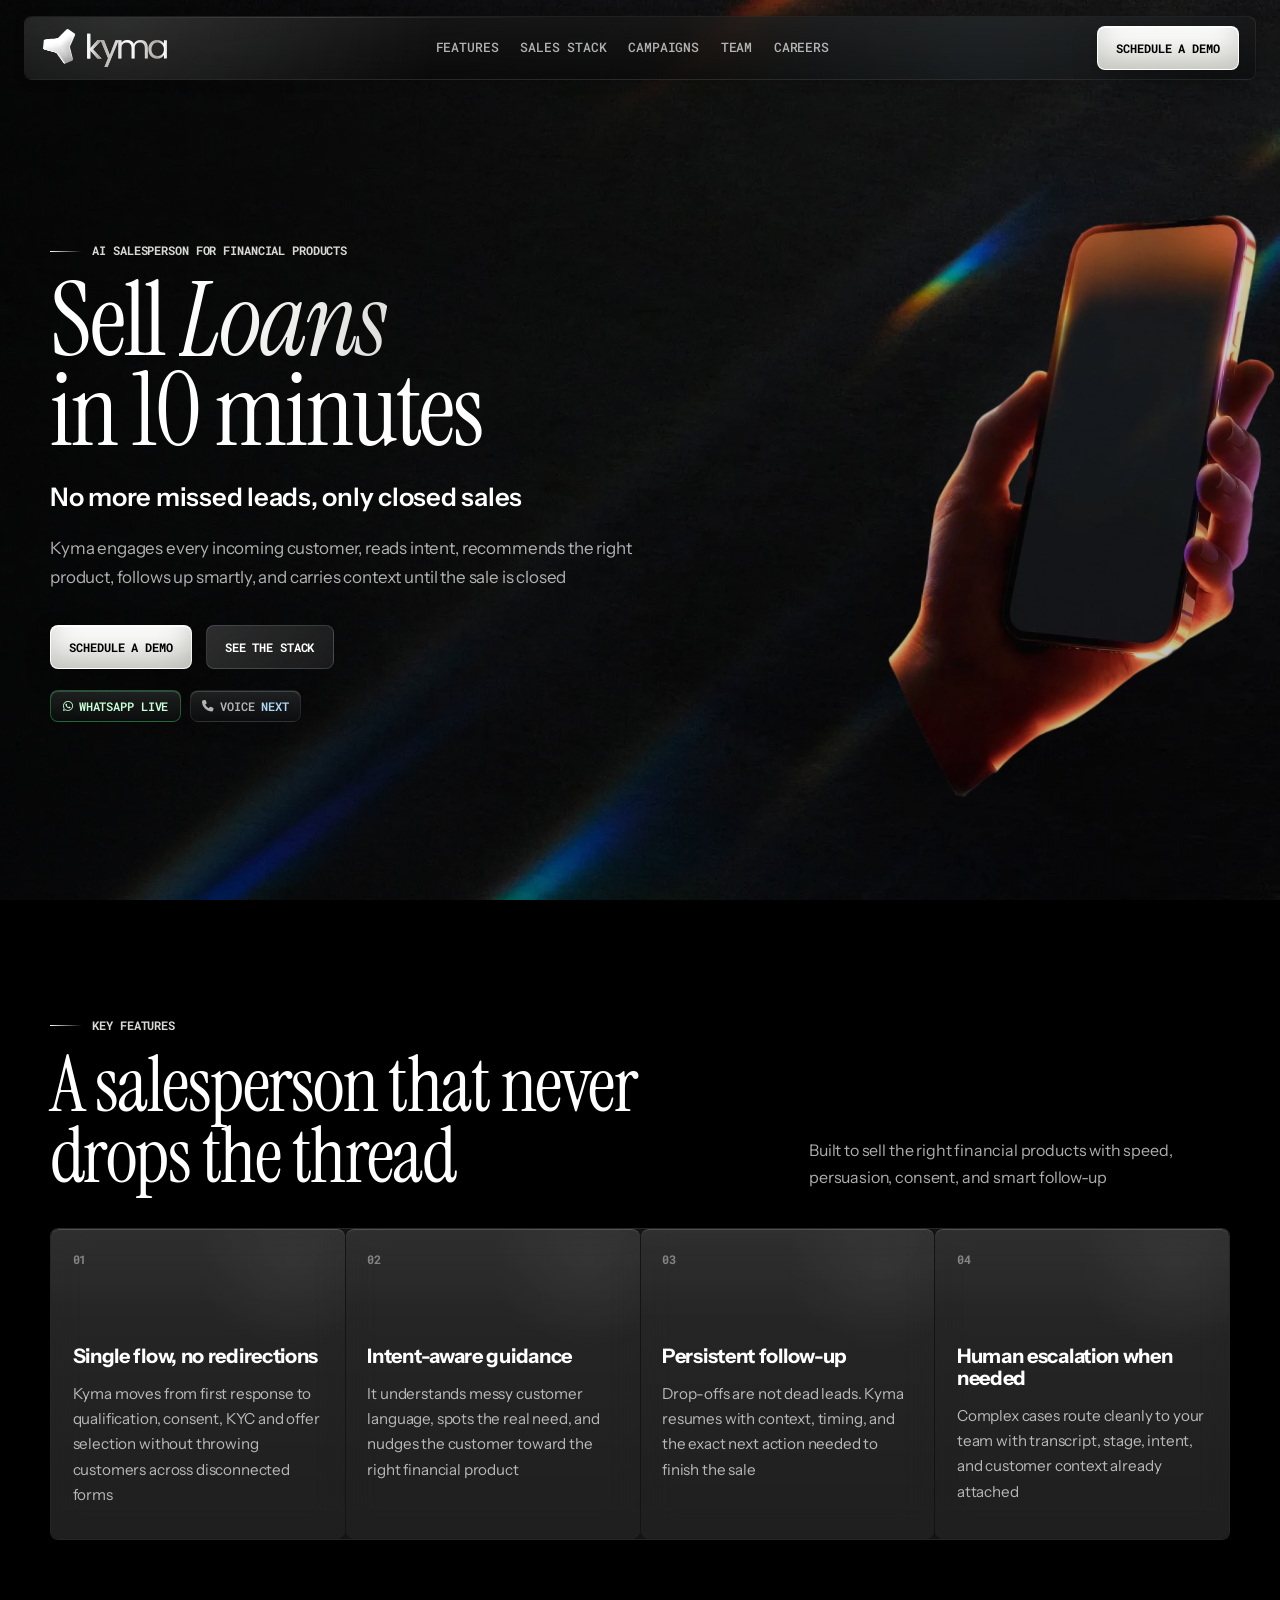
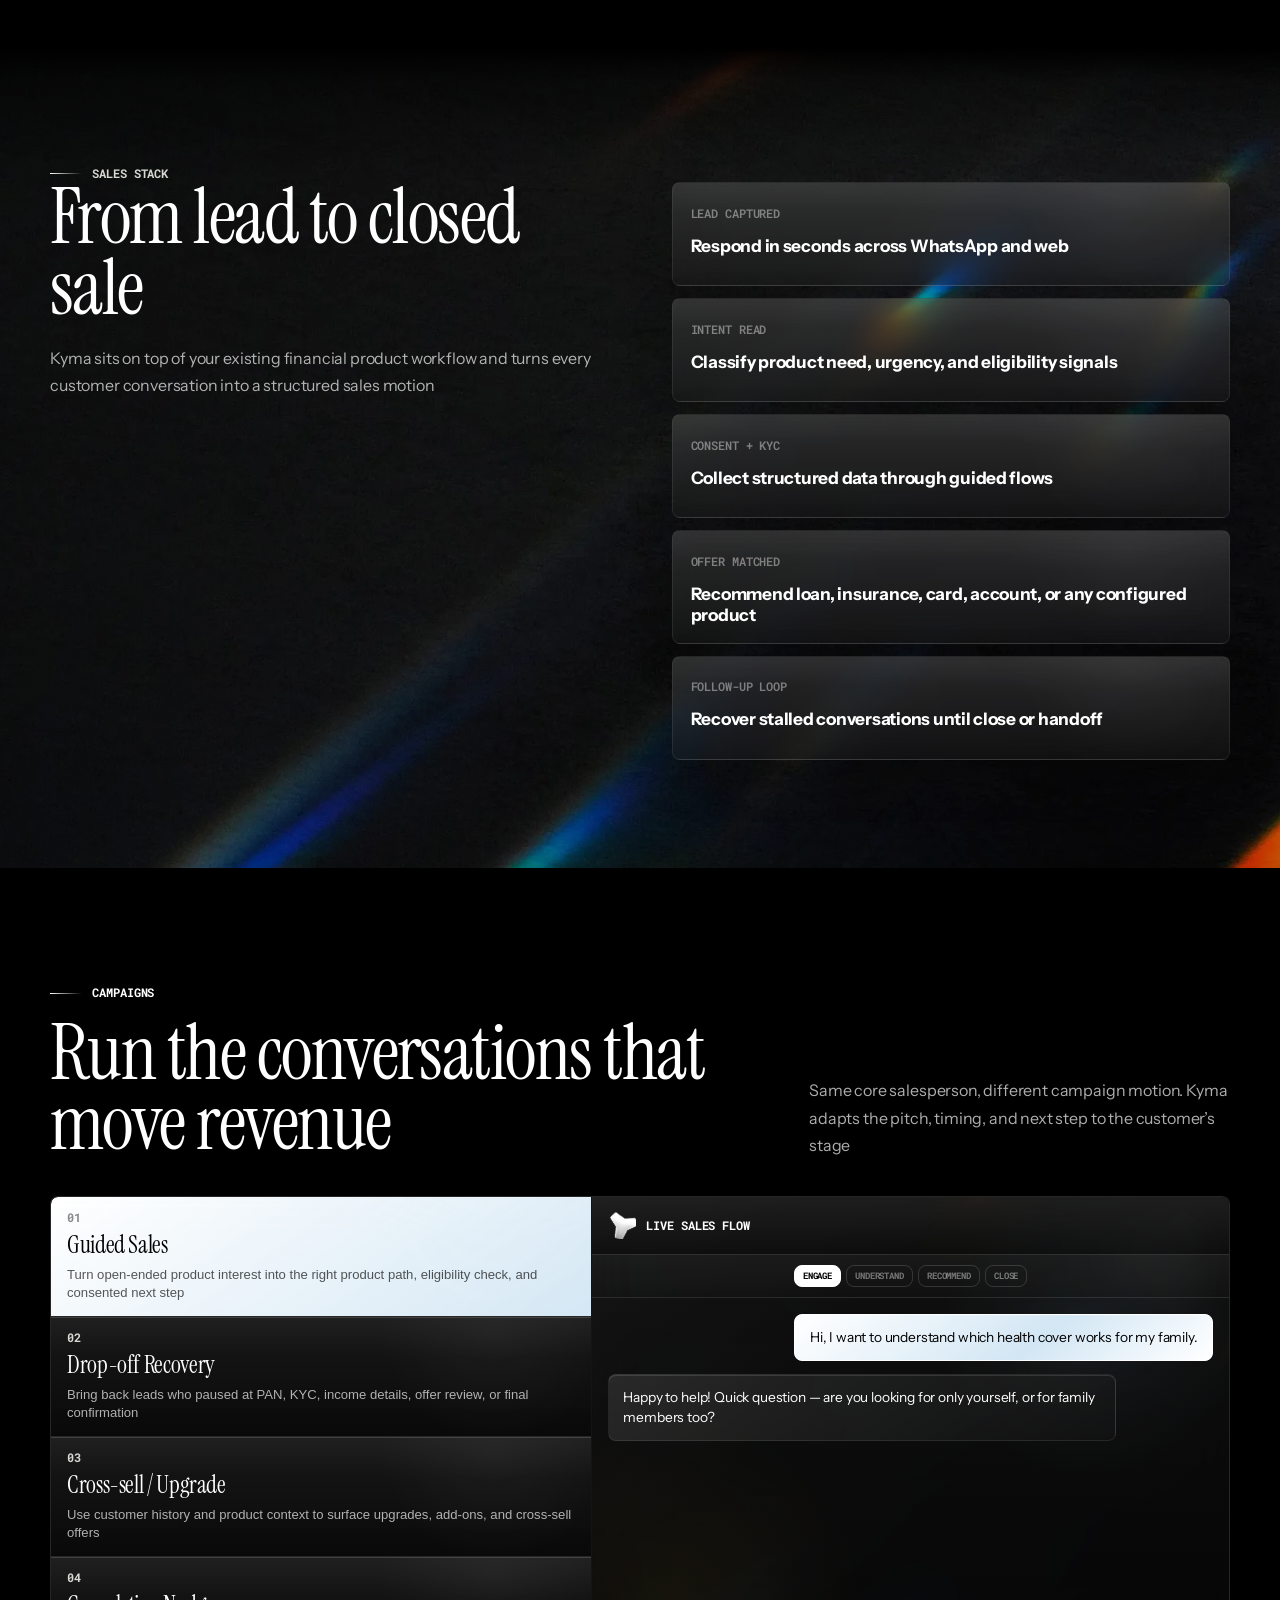
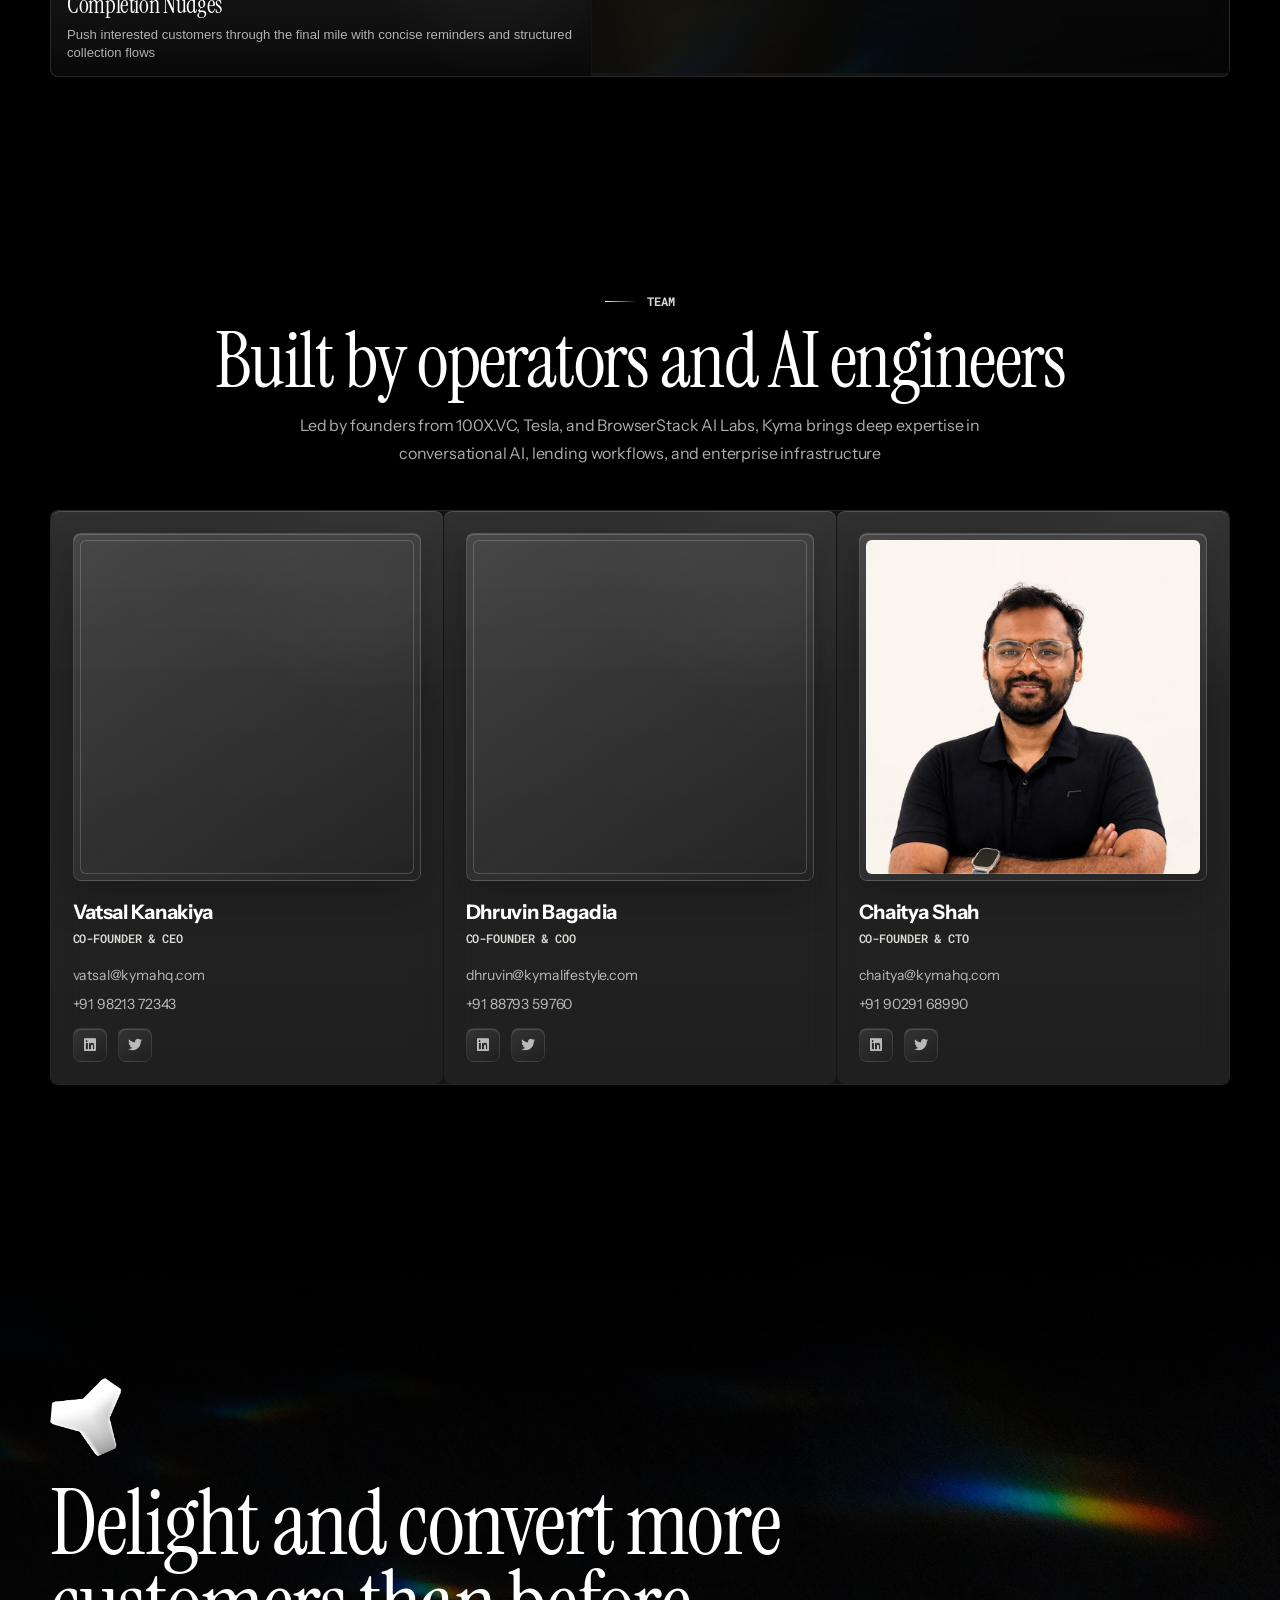
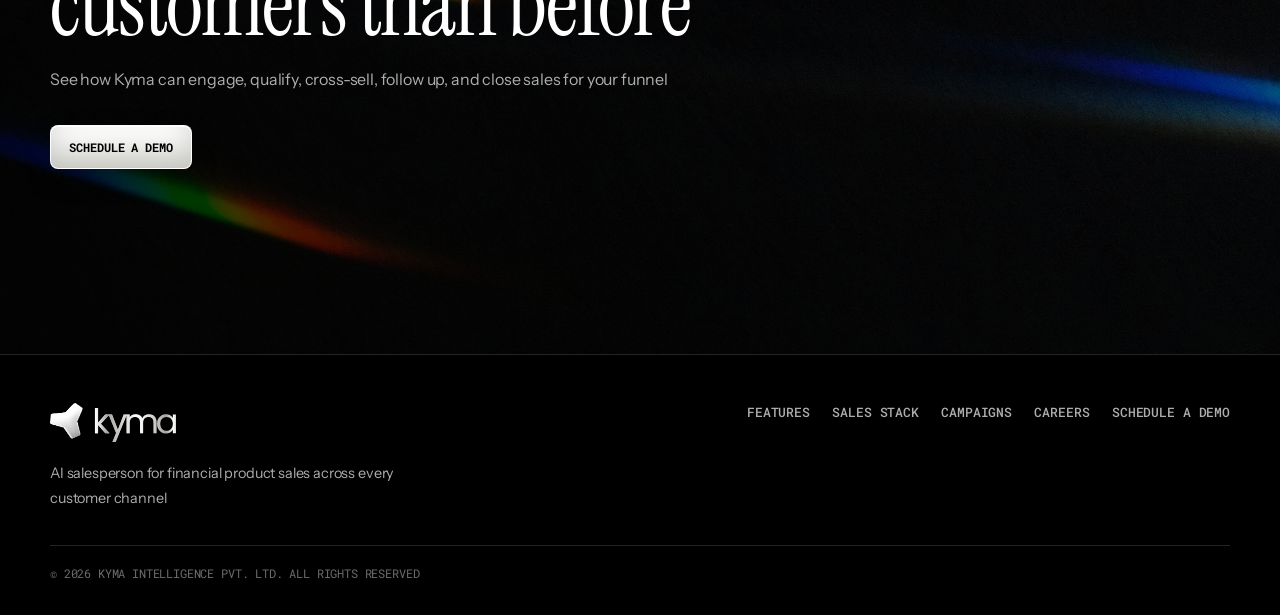
<file: index.html>
<!DOCTYPE html>
<html lang="en">
<head>
    <meta charset="UTF-8">
    <meta name="viewport" content="width=device-width, initial-scale=1.0">
    <title>Kyma — The AI salesperson for financial products</title>
    <meta name="description" content="Kyma is the AI salesperson for financial product sales. Sell loans, insurance, credit cards and banking products in minutes with intent-aware conversations across WhatsApp and every customer channel.">

    <meta property="og:title" content="Kyma — The AI salesperson for financial products">
    <meta property="og:description" content="Turn missed leads into revenue with an AI salesperson that engages, qualifies, cross-sells, follows up and closes sales.">
    <meta property="og:type" content="website">
    <meta property="og:url" content="https://kymahq.com/">
    <meta property="og:image" content="https://kymahq.com/assets/brand/og-image.png">
    <meta property="og:image:width" content="720">
    <meta property="og:image:height" content="405">
    <meta property="og:image:alt" content="Kyma — Sell Financial Products in under 10 minutes">
    <meta name="twitter:card" content="summary_large_image">
    <meta name="twitter:title" content="Kyma — The AI salesperson for financial products">
    <meta name="twitter:description" content="Sell financial products in minutes with an AI salesperson built for financial services.">
    <meta name="twitter:image" content="https://kymahq.com/assets/brand/og-image.png">
    <meta name="twitter:image:alt" content="Kyma — Sell Financial Products in under 10 minutes">

    <link rel="icon" type="image/svg+xml" href="assets/brand/favicon.svg">
    <link rel="preconnect" href="https://fonts.googleapis.com">
    <link rel="preconnect" href="https://fonts.gstatic.com" crossorigin>
    <link href="https://fonts.googleapis.com/css2?family=Instrument+Sans:ital,wght@0,400..700;1,400..700&family=Instrument+Serif:ital@0;1&family=Roboto+Mono:wght@400;500;600;700&display=swap" rel="stylesheet">
    <link rel="stylesheet" href="styles.css">
    <link rel="stylesheet" href="https://cdnjs.cloudflare.com/ajax/libs/font-awesome/6.5.1/css/all.min.css">
</head>
<body>
    <nav class="navbar">
        <div class="container">
            <div class="nav-content">
                <a href="./" class="brand-logo" aria-label="Kyma home">
                    <img src="assets/brand/kyma-logo-light.svg" alt="Kyma">
                </a>
                <div class="nav-links" id="navLinks">
                    <a href="#features">Features</a>
                    <a href="#sales-stack">Sales Stack</a>
                    <a href="#campaigns">Campaigns</a>
                    <a href="#team">Team</a>
                    <a href="careers/">Careers</a>
                </div>
                <button class="nav-toggle" type="button" aria-label="Open menu" aria-expanded="false" aria-controls="navLinks">
                    <span></span>
                    <span></span>
                </button>
                <a href="https://cal.com/kymavatsal/30min" target="_blank" rel="noopener noreferrer" class="nav-cta">Schedule a Demo</a>
            </div>
        </div>
    </nav>

    <main>
        <section class="hero">
            <div class="container">
                <div class="hero-wrapper">
                    <div class="hero-figure" aria-hidden="true">
                        <img src="assets/brand/hero-mask-figure.webp" alt="">
                    </div>
                    <div class="hero-text">
                        <p class="eyebrow">AI salesperson for financial products</p>
                        <h1 class="hero-title" aria-label="Sell financial products in 10 minutes">
                            <span class="hero-title-line">
                                Sell
                                <span class="hero-product-rotator" aria-hidden="true">
                                    <span class="hero-product-track">
                                        <span>Loans</span>
                                        <span>Insurance</span>
                                        <span>Credit Cards</span>
                                        <span>Current Accounts</span>
                                        <span>Savings Accounts</span>
                                        <span>Loans</span>
                                    </span>
                                </span>
                            </span>
                            <span class="hero-title-line">in 10 minutes</span>
                        </h1>
                        <p class="hero-tagline">No more missed leads, only closed sales</p>
                        <p class="hero-subtitle">
                            Kyma engages every incoming customer, reads intent, recommends the right product, follows up smartly, and carries context until the sale is closed
                        </p>
                        <div class="hero-actions">
                            <a href="https://cal.com/kymavatsal/30min" target="_blank" rel="noopener noreferrer" class="cta-button">Schedule a Demo</a>
                            <a href="#sales-stack" class="cta-button secondary">See the stack</a>
                        </div>
                        <div class="channel-strip" aria-label="Supported channels">
                            <span class="channel live"><i class="fab fa-whatsapp"></i> WhatsApp live</span>
                            <span class="channel soon"><i class="fas fa-phone"></i> Voice <em class="voice-soon">Next</em></span>
                        </div>
                    </div>

                </div>
            </div>
        </section>

        <section class="feature-section" id="features">
            <div class="container">
                <div class="section-kicker">Key Features</div>
                <div class="section-heading-row">
                    <h2 class="section-title">A salesperson that never drops the thread</h2>
                    <p class="section-subtitle">
                        Built to sell the right financial products with speed, persuasion, consent, and smart follow-up
                    </p>
                </div>
                <div class="feature-grid">
                    <article class="pillar-card feature-card">
                        <span class="card-index">01</span>
                        <h3>Single flow, no redirections</h3>
                        <p>Kyma moves from first response to qualification, consent, KYC and offer selection without throwing customers across disconnected forms</p>
                    </article>
                    <article class="pillar-card feature-card">
                        <span class="card-index">02</span>
                        <h3>Intent-aware guidance</h3>
                        <p>It understands messy customer language, spots the real need, and nudges the customer toward the right financial product</p>
                    </article>
                    <article class="pillar-card feature-card">
                        <span class="card-index">03</span>
                        <h3>Persistent follow-up</h3>
                        <p>Drop-offs are not dead leads. Kyma resumes with context, timing, and the exact next action needed to finish the sale</p>
                    </article>
                    <article class="pillar-card feature-card">
                        <span class="card-index">04</span>
                        <h3>Human escalation when needed</h3>
                        <p>Complex cases route cleanly to your team with transcript, stage, intent, and customer context already attached</p>
                    </article>
                </div>
            </div>
        </section>

        <section class="sales-stack" id="sales-stack">
            <div class="container">
                <div class="section-kicker">Sales Stack</div>
                <div class="stack-layout">
                    <div>
                        <h2 class="section-title">From lead to closed sale</h2>
                        <p class="section-subtitle align-left">
                            Kyma sits on top of your existing financial product workflow and turns every customer conversation into a structured sales motion
                        </p>
                    </div>
                    <div class="stack-steps">
                        <div class="step">
                            <span>Lead captured</span>
                            <strong>Respond in seconds across WhatsApp and web</strong>
                        </div>
                        <div class="step">
                            <span>Intent read</span>
                            <strong>Classify product need, urgency, and eligibility signals</strong>
                        </div>
                        <div class="step">
                            <span>Consent + KYC</span>
                            <strong>Collect structured data through guided flows</strong>
                        </div>
                        <div class="step">
                            <span>Offer matched</span>
                            <strong>Recommend loan, insurance, card, account, or any configured product</strong>
                        </div>
                        <div class="step">
                            <span>Follow-up loop</span>
                            <strong>Recover stalled conversations until close or handoff</strong>
                        </div>
                    </div>
                </div>
            </div>
        </section>

        <section class="campaigns" id="campaigns">
            <div class="container">
                <div class="section-kicker">Campaigns</div>
                <div class="section-heading-row">
                    <h2 class="section-title">Run the conversations that move revenue</h2>
                    <p class="section-subtitle">
                        Same core salesperson, different campaign motion. Kyma adapts the pitch, timing, and next step to the customer’s stage
                    </p>
                </div>
                <div class="campaign-showcase">
                    <div class="campaign-grid" id="demoTabs" aria-label="Campaign examples">
                        <button class="pillar-card campaign-card demo-tab active" type="button" data-scenario="0">
                            <span>01</span>
                            <h3>Guided Sales</h3>
                            <p>Turn open-ended product interest into the right product path, eligibility check, and consented next step</p>
                        </button>
                        <button class="pillar-card campaign-card demo-tab" type="button" data-scenario="1">
                            <span>02</span>
                            <h3>Drop-off Recovery</h3>
                            <p>Bring back leads who paused at PAN, KYC, income details, offer review, or final confirmation</p>
                        </button>
                        <button class="pillar-card campaign-card demo-tab" type="button" data-scenario="2">
                            <span>03</span>
                            <h3>Cross-sell / Upgrade</h3>
                            <p>Use customer history and product context to surface upgrades, add-ons, and cross-sell offers</p>
                        </button>
                        <button class="pillar-card campaign-card demo-tab" type="button" data-scenario="3">
                            <span>04</span>
                            <h3>Completion Nudges</h3>
                            <p>Push interested customers through the final mile with concise reminders and structured collection flows</p>
                        </button>
                    </div>

                    <div class="campaign-demo" aria-label="Kyma sales conversation demo">
                        <div class="demo-shell">
                            <div class="chat-container">
                                <div class="chat-header">
                                    <img src="assets/brand/kyma-mark-spinner.svg" alt="" aria-hidden="true">
                                    <span>Live sales flow</span>
                                </div>
                                <div class="stage-ribbon" id="stageRibbon"></div>
                                <div class="chat-messages" id="chatMessages">
                                    <!-- Messages are rendered by script.js -->
                                </div>
                            </div>
                        </div>
                    </div>
                </div>
            </div>
        </section>

        <section class="team" id="team">
            <div class="container">
                <div class="section-kicker">Team</div>
                <h2 class="section-title">Built by operators and AI engineers</h2>
                <p class="team-bio">
                    Led by founders from 100X.VC, Tesla, and BrowserStack AI Labs, Kyma brings deep expertise in conversational AI, lending workflows, and enterprise infrastructure
                </p>
                <div class="team-grid">
                    <article class="team-member">
                        <div class="member-photo-frame">
                            <img class="member-photo" src="assets/team/vatsal-kanakiya.webp" alt="Portrait of Vatsal Kanakiya" width="900" height="900" loading="lazy" decoding="async">
                        </div>
                        <h3>Vatsal Kanakiya</h3>
                        <p class="member-role">Co-Founder & CEO</p>
                        <div class="member-contact">
                            <a href="mailto:vatsal@kymahq.com">vatsal@kymahq.com</a>
                            <a href="tel:+919821372343">+91 98213 72343</a>
                            <div class="social-links">
                                <a href="https://linkedin.com/in/vazzup" target="_blank" rel="noopener noreferrer" aria-label="Vatsal on LinkedIn"><i class="fab fa-linkedin"></i></a>
                                <a href="https://twitter.com/vazzupk" target="_blank" rel="noopener noreferrer" aria-label="Vatsal on X"><i class="fab fa-twitter"></i></a>
                            </div>
                        </div>
                    </article>
                    <article class="team-member">
                        <div class="member-photo-frame">
                            <img class="member-photo" src="assets/team/dhruvin-bagadia.webp" alt="Portrait of Dhruvin Bagadia" width="900" height="900" loading="lazy" decoding="async">
                        </div>
                        <h3>Dhruvin Bagadia</h3>
                        <p class="member-role">Co-Founder & COO</p>
                        <div class="member-contact">
                            <a href="mailto:dhruvin@kymalifestyle.com">dhruvin@kymalifestyle.com</a>
                            <a href="tel:+918879359760">+91 88793 59760</a>
                            <div class="social-links">
                                <a href="https://www.linkedin.com/in/dhruvin-bagadia-a34450191/" target="_blank" rel="noopener noreferrer" aria-label="Dhruvin on LinkedIn"><i class="fab fa-linkedin"></i></a>
                                <a href="https://twitter.com/dhrbag0211" target="_blank" rel="noopener noreferrer" aria-label="Dhruvin on X"><i class="fab fa-twitter"></i></a>
                            </div>
                        </div>
                    </article>
                    <article class="team-member">
                        <div class="member-photo-frame">
                            <img class="member-photo" src="assets/team/chaitya-shah.webp" alt="Portrait of Chaitya Shah" width="900" height="900" loading="lazy" decoding="async">
                        </div>
                        <h3>Chaitya Shah</h3>
                        <p class="member-role">Co-Founder & CTO</p>
                        <div class="member-contact">
                            <a href="mailto:chaitya@kymahq.com">chaitya@kymahq.com</a>
                            <a href="tel:+919029168990">+91 90291 68990</a>
                            <div class="social-links">
                                <a href="https://www.linkedin.com/in/Chaitya62" target="_blank" rel="noopener noreferrer" aria-label="Chaitya on LinkedIn"><i class="fab fa-linkedin"></i></a>
                                <a href="https://twitter.com/Chaitya62" target="_blank" rel="noopener noreferrer" aria-label="Chaitya on X"><i class="fab fa-twitter"></i></a>
                            </div>
                        </div>
                    </article>
                </div>
            </div>
        </section>

        <section class="contact" id="contact">
            <div class="container">
                <div class="contact-content">
                    <img src="assets/brand/kyma-mark-light.svg" alt="" aria-hidden="true">
                    <h2>Delight and convert more customers than before</h2>
                    <p>See how Kyma can engage, qualify, cross-sell, follow up, and close sales for your funnel</p>
                    <a href="https://cal.com/kymavatsal/30min" target="_blank" rel="noopener noreferrer" class="cta-button">Schedule a Demo</a>
                </div>
            </div>
        </section>
    </main>

    <footer class="footer">
        <div class="container">
            <div class="footer-content">
                <div class="footer-left">
                    <img src="assets/brand/kyma-logo-light.svg" alt="Kyma" class="footer-logo">
                    <p>AI salesperson for financial product sales across every customer channel</p>
                </div>
                <div class="footer-right">
                    <a href="#features">Features</a>
                    <a href="#sales-stack">Sales Stack</a>
                    <a href="#campaigns">Campaigns</a>
                    <a href="careers/">Careers</a>
                    <a href="https://cal.com/kymavatsal/30min" target="_blank" rel="noopener noreferrer">Schedule a Demo</a>
                </div>
            </div>
            <div class="footer-bottom">
                <p>&copy; 2026 Kyma Intelligence Pvt. Ltd. All rights reserved</p>
            </div>
        </div>
    </footer>

    <script src="script.js"></script>
</body>
</html>
</file>
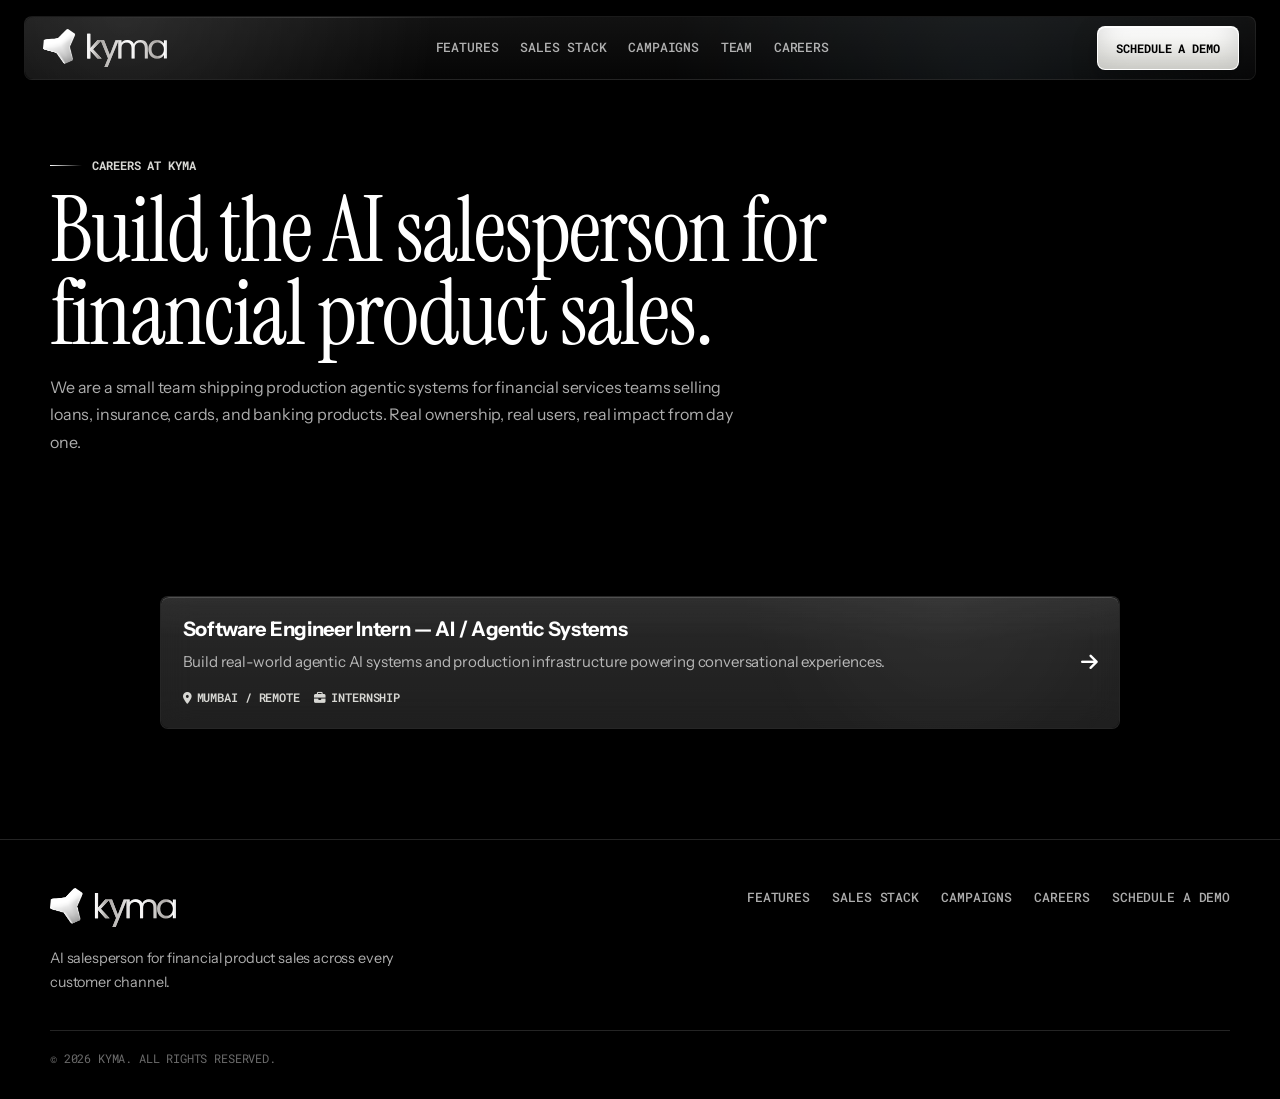
<file: careers/index.html>
<!DOCTYPE html>
<html lang="en">
<head>
    <meta charset="UTF-8">
    <meta name="viewport" content="width=device-width, initial-scale=1.0">
    <title>Careers · Kyma</title>
    <meta name="description" content="Build agentic AI systems that power conversational sales for financial products. Open roles at Kyma.">
    <meta property="og:title" content="Careers · Kyma">
    <meta property="og:description" content="Build agentic AI systems that power conversational sales for financial products. Open roles at Kyma.">
    <meta property="og:type" content="website">
    <meta property="og:url" content="https://kymahq.com/careers/">
    <meta property="og:image" content="https://kymahq.com/assets/brand/og-image.png">
    <meta property="og:image:width" content="720">
    <meta property="og:image:height" content="405">
    <meta property="og:image:alt" content="Kyma — Sell Financial Products in under 10 minutes">
    <meta name="twitter:card" content="summary_large_image">
    <meta name="twitter:title" content="Careers · Kyma">
    <meta name="twitter:description" content="Build agentic AI systems that power conversational sales for financial products. Open roles at Kyma.">
    <meta name="twitter:image" content="https://kymahq.com/assets/brand/og-image.png">
    <meta name="twitter:image:alt" content="Kyma — Sell Financial Products in under 10 minutes">
    <link rel="icon" type="image/svg+xml" href="../assets/brand/favicon.svg">
    <link rel="preconnect" href="https://fonts.googleapis.com">
    <link rel="preconnect" href="https://fonts.gstatic.com" crossorigin>
    <link href="https://fonts.googleapis.com/css2?family=Instrument+Sans:ital,wght@0,400..700;1,400..700&family=Instrument+Serif:ital@0;1&family=Roboto+Mono:wght@400;500;600;700&display=swap" rel="stylesheet">
    <link rel="stylesheet" href="../styles.css">
    <link rel="stylesheet" href="https://cdnjs.cloudflare.com/ajax/libs/font-awesome/6.5.1/css/all.min.css">
</head>
<body>
    <nav class="navbar">
        <div class="container">
            <div class="nav-content">
                <a href="../" class="brand-logo" aria-label="Kyma home">
                    <img src="../assets/brand/kyma-logo-light.svg" alt="Kyma">
                </a>
                <div class="nav-links" id="navLinks">
                    <a href="../#features">Features</a>
                    <a href="../#sales-stack">Sales Stack</a>
                    <a href="../#campaigns">Campaigns</a>
                    <a href="../#team">Team</a>
                    <a href="./">Careers</a>
                </div>
                <button class="nav-toggle" type="button" aria-label="Open menu" aria-expanded="false" aria-controls="navLinks">
                    <span></span>
                    <span></span>
                </button>
                <a href="https://cal.com/kymavatsal/30min" target="_blank" rel="noopener noreferrer" class="nav-cta">Schedule a Demo</a>
            </div>
        </div>
    </nav>

    <main>
        <section class="careers-hero">
            <div class="container">
                <span class="careers-eyebrow">Careers at Kyma</span>
                <h1 class="careers-title">Build the AI salesperson for financial product sales.</h1>
                <p class="careers-subtitle">
                    We are a small team shipping production agentic systems for financial services teams selling loans, insurance, cards, and banking products. Real ownership, real users, real impact from day one.
                </p>
            </div>
        </section>

        <section class="roles-section">
            <div class="container">
                <div class="roles-grid">
                    <a href="software-engineer-intern/" class="role-card">
                        <div class="role-info">
                            <h3>Software Engineer Intern — AI / Agentic Systems</h3>
                            <p>Build real-world agentic AI systems and production infrastructure powering conversational experiences.</p>
                            <div class="role-meta">
                                <span><i class="fas fa-location-dot"></i>Mumbai / Remote</span>
                                <span><i class="fas fa-briefcase"></i>Internship</span>
                            </div>
                        </div>
                        <div class="role-arrow"><i class="fas fa-arrow-right"></i></div>
                    </a>
                </div>
            </div>
        </section>
    </main>

    <footer class="footer">
        <div class="container">
            <div class="footer-content">
                <div class="footer-left">
                    <img src="../assets/brand/kyma-logo-light.svg" alt="Kyma" class="footer-logo">
                    <p>AI salesperson for financial product sales across every customer channel.</p>
                </div>
                <div class="footer-right">
                    <a href="../#features">Features</a>
                    <a href="../#sales-stack">Sales Stack</a>
                    <a href="../#campaigns">Campaigns</a>
                    <a href="./">Careers</a>
                    <a href="https://cal.com/kymavatsal/30min" target="_blank" rel="noopener noreferrer">Schedule a Demo</a>
                </div>
            </div>
            <div class="footer-bottom">
                <p>&copy; 2026 Kyma. All rights reserved.</p>
            </div>
        </div>
    </footer>
    <script>
        (() => {
            const navContent = document.querySelector('.nav-content');
            const navToggle = document.querySelector('.nav-toggle');
            if (!navContent || !navToggle) return;

            navToggle.addEventListener('click', () => {
                const isOpen = navContent.classList.toggle('is-open');
                navToggle.setAttribute('aria-expanded', String(isOpen));
                navToggle.setAttribute('aria-label', isOpen ? 'Close menu' : 'Open menu');
            });

            navContent.querySelectorAll('.nav-links a').forEach((link) => {
                link.addEventListener('click', () => {
                    navContent.classList.remove('is-open');
                    navToggle.setAttribute('aria-expanded', 'false');
                    navToggle.setAttribute('aria-label', 'Open menu');
                });
            });
        })();
    </script>
</body>
</html>
</file>
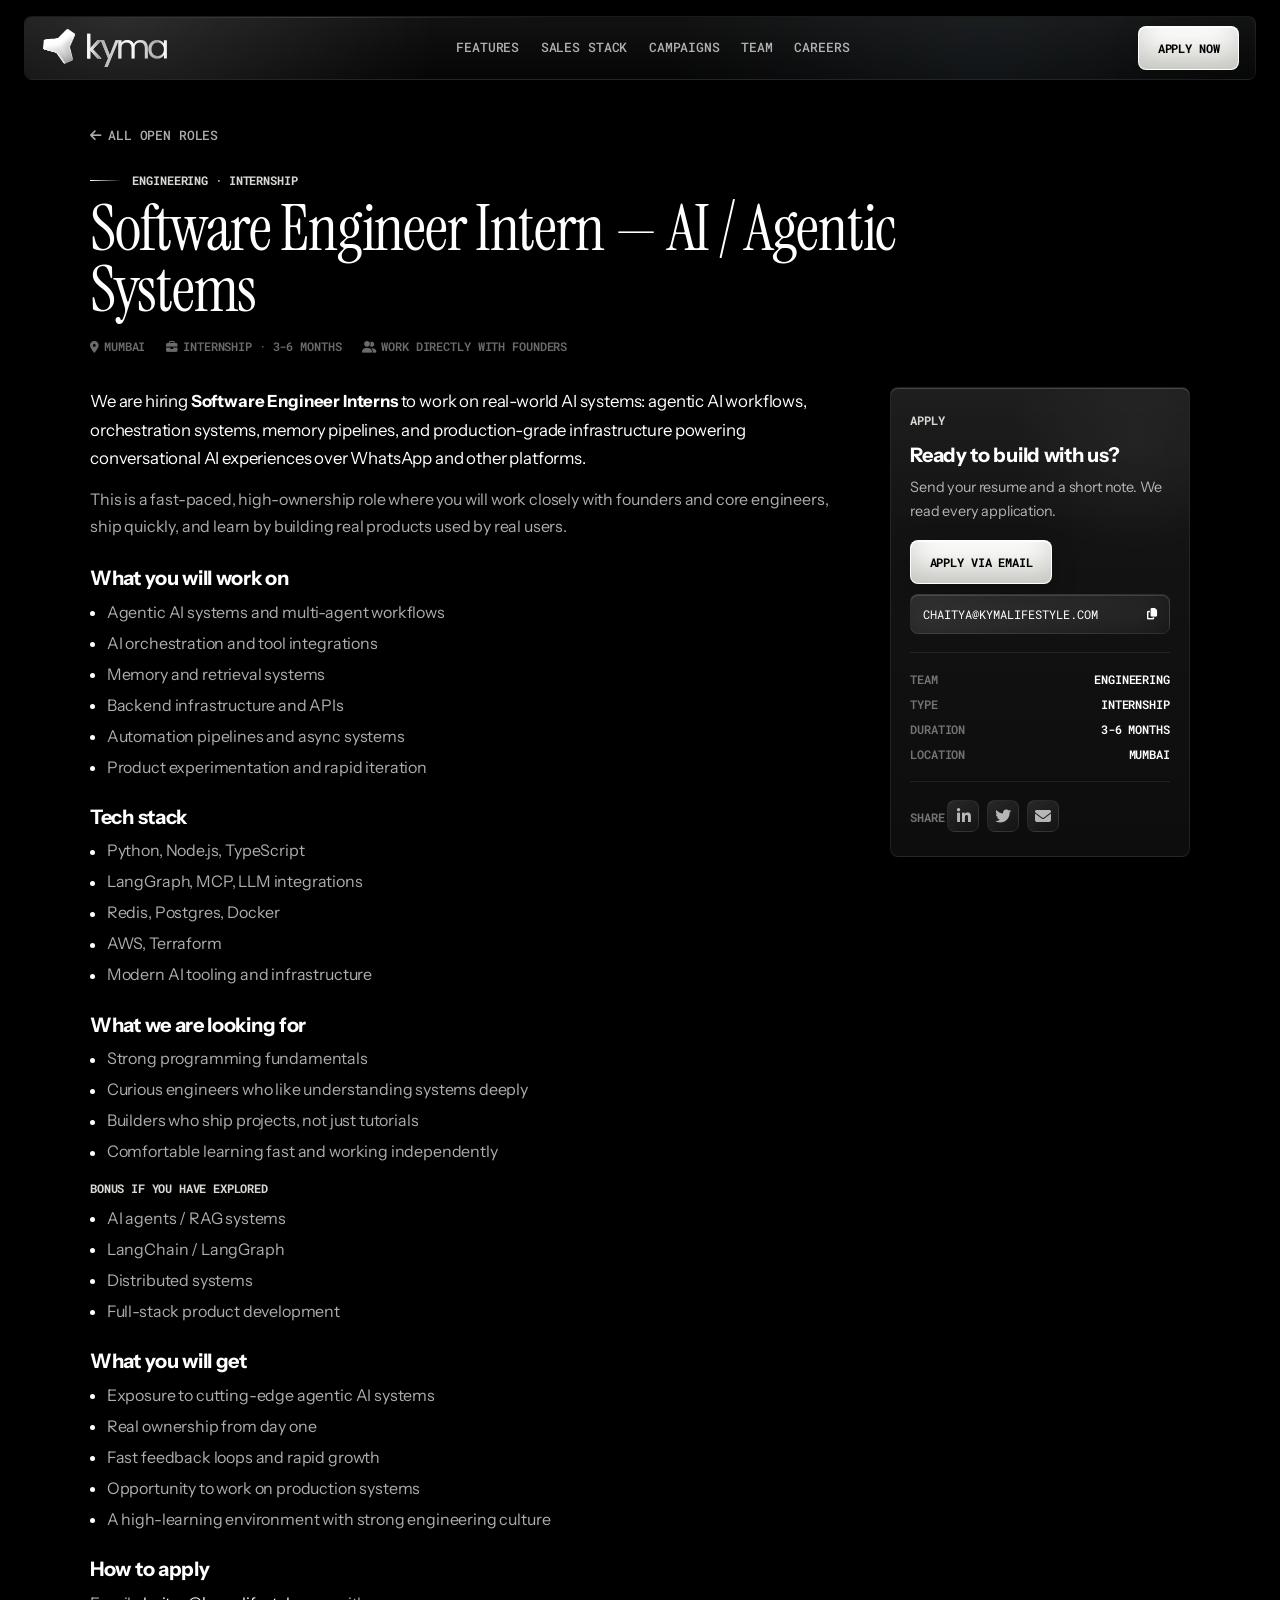
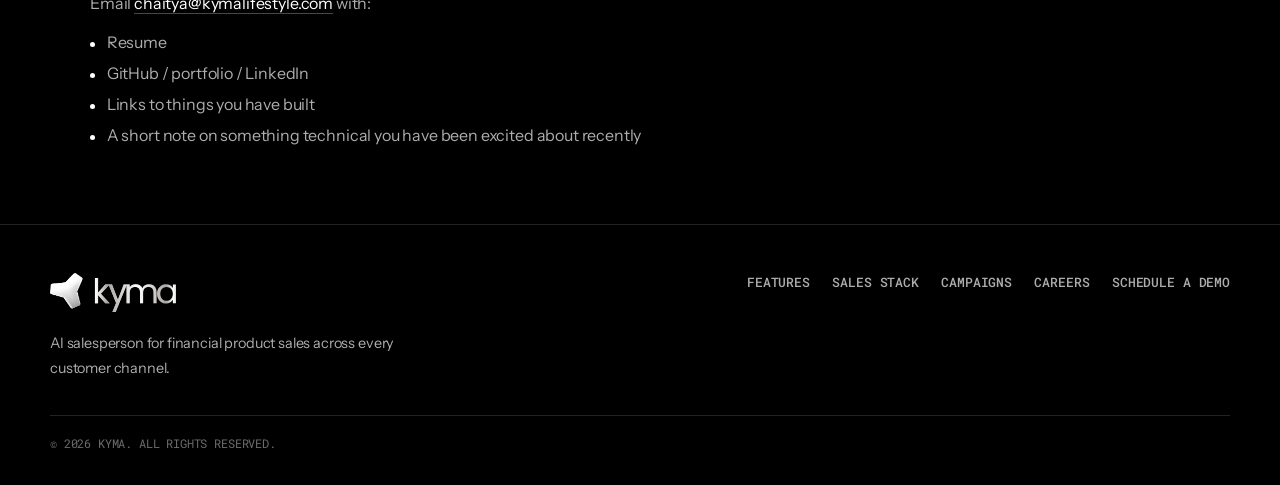
<file: careers/software-engineer-intern/index.html>
<!DOCTYPE html>
<html lang="en">
<head>
    <meta charset="UTF-8">
    <meta name="viewport" content="width=device-width, initial-scale=1.0">
    <title>Software Engineer Intern — AI / Agentic Systems · Kyma Careers</title>
    <meta name="description" content="Build real-world agentic AI systems and production infrastructure powering conversational experiences at Kyma. Real ownership from day one.">
    <meta property="og:title" content="Software Engineer Intern — AI / Agentic Systems · Kyma Careers">
    <meta property="og:description" content="Build real-world agentic AI systems and production infrastructure powering conversational experiences at Kyma. Real ownership from day one.">
    <meta property="og:type" content="website">
    <meta property="og:url" content="https://kymahq.com/careers/software-engineer-intern/">
    <meta property="og:image" content="https://kymahq.com/assets/brand/og-image.png">
    <meta property="og:image:width" content="720">
    <meta property="og:image:height" content="405">
    <meta property="og:image:alt" content="Kyma — Sell Financial Products in under 10 minutes">
    <meta name="twitter:card" content="summary_large_image">
    <meta name="twitter:title" content="Software Engineer Intern — AI / Agentic Systems · Kyma Careers">
    <meta name="twitter:description" content="Build real-world agentic AI systems and production infrastructure powering conversational experiences at Kyma. Real ownership from day one.">
    <meta name="twitter:image" content="https://kymahq.com/assets/brand/og-image.png">
    <meta name="twitter:image:alt" content="Kyma — Sell Financial Products in under 10 minutes">
    <link rel="icon" type="image/svg+xml" href="../../assets/brand/favicon.svg">
    <link rel="preconnect" href="https://fonts.googleapis.com">
    <link rel="preconnect" href="https://fonts.gstatic.com" crossorigin>
    <link href="https://fonts.googleapis.com/css2?family=Instrument+Sans:ital,wght@0,400..700;1,400..700&family=Instrument+Serif:ital@0;1&family=Roboto+Mono:wght@400;500;600;700&display=swap" rel="stylesheet">
    <link rel="stylesheet" href="../../styles.css">
    <link rel="stylesheet" href="https://cdnjs.cloudflare.com/ajax/libs/font-awesome/6.5.1/css/all.min.css">
</head>
<body class="jd-page">
    <nav class="navbar">
        <div class="container">
            <div class="nav-content">
                <a href="../../" class="brand-logo" aria-label="Kyma home">
                    <img src="../../assets/brand/kyma-logo-light.svg" alt="Kyma">
                </a>
                <div class="nav-links" id="navLinks">
                    <a href="../../#features">Features</a>
                    <a href="../../#sales-stack">Sales Stack</a>
                    <a href="../../#campaigns">Campaigns</a>
                    <a href="../../#team">Team</a>
                    <a href="../">Careers</a>
                </div>
                <button class="nav-toggle" type="button" aria-label="Open menu" aria-expanded="false" aria-controls="navLinks">
                    <span></span>
                    <span></span>
                </button>
                <a href="mailto:chaitya@kymalifestyle.com" class="nav-cta">Apply Now</a>
            </div>
        </div>
    </nav>

    <main>
        <div class="jd-container">
            <a href="../" class="back-link"><i class="fas fa-arrow-left"></i> All open roles</a>

            <header class="jd-hero">
                <span class="jd-eyebrow">Engineering · Internship</span>
                <h1 class="jd-title">Software Engineer Intern — AI / Agentic Systems</h1>
                <div class="jd-meta">
                    <span><i class="fas fa-location-dot"></i>Mumbai</span>
                    <span><i class="fas fa-briefcase"></i>Internship · 3-6 months</span>
                    <span><i class="fas fa-user-group"></i>Work directly with founders</span>
                </div>
            </header>

            <div class="jd-grid">
                <article class="jd-article">
                    <p class="lede">We are hiring <strong>Software Engineer Interns</strong> to work on real-world AI systems: agentic AI workflows, orchestration systems, memory pipelines, and production-grade infrastructure powering conversational AI experiences over WhatsApp and other platforms.</p>

                    <p>This is a fast-paced, high-ownership role where you will work closely with founders and core engineers, ship quickly, and learn by building real products used by real users.</p>

                    <section>
                        <h2>What you will work on</h2>
                        <ul>
                            <li>Agentic AI systems and multi-agent workflows</li>
                            <li>AI orchestration and tool integrations</li>
                            <li>Memory and retrieval systems</li>
                            <li>Backend infrastructure and APIs</li>
                            <li>Automation pipelines and async systems</li>
                            <li>Product experimentation and rapid iteration</li>
                        </ul>
                    </section>

                    <section>
                        <h2>Tech stack</h2>
                        <ul>
                            <li>Python, Node.js, TypeScript</li>
                            <li>LangGraph, MCP, LLM integrations</li>
                            <li>Redis, Postgres, Docker</li>
                            <li>AWS, Terraform</li>
                            <li>Modern AI tooling and infrastructure</li>
                        </ul>
                    </section>

                    <section>
                        <h2>What we are looking for</h2>
                        <ul>
                            <li>Strong programming fundamentals</li>
                            <li>Curious engineers who like understanding systems deeply</li>
                            <li>Builders who ship projects, not just tutorials</li>
                            <li>Comfortable learning fast and working independently</li>
                        </ul>

                        <h3>Bonus if you have explored</h3>
                        <ul>
                            <li>AI agents / RAG systems</li>
                            <li>LangChain / LangGraph</li>
                            <li>Distributed systems</li>
                            <li>Full-stack product development</li>
                        </ul>
                    </section>

                    <section>
                        <h2>What you will get</h2>
                        <ul>
                            <li>Exposure to cutting-edge agentic AI systems</li>
                            <li>Real ownership from day one</li>
                            <li>Fast feedback loops and rapid growth</li>
                            <li>Opportunity to work on production systems</li>
                            <li>A high-learning environment with strong engineering culture</li>
                        </ul>
                    </section>

                    <section>
                        <h2>How to apply</h2>
                        <p>Email <a href="mailto:chaitya@kymalifestyle.com">chaitya@kymalifestyle.com</a> with:</p>
                        <ul>
                            <li>Resume</li>
                            <li>GitHub / portfolio / LinkedIn</li>
                            <li>Links to things you have built</li>
                            <li>A short note on something technical you have been excited about recently</li>
                        </ul>
                    </section>
                </article>

                <aside class="jd-sidebar">
                    <div class="apply-card">
                        <span class="apply-card-label">Apply</span>
                        <h3>Ready to build with us?</h3>
                        <p>Send your resume and a short note. We read every application.</p>
                        <a href="mailto:chaitya@kymalifestyle.com" class="apply-btn" data-email="chaitya@kymalifestyle.com">Apply via Email</a>
                        <button type="button" class="apply-email-display" data-email="chaitya@kymalifestyle.com" aria-label="Copy email address">
                            <span class="email-text">chaitya@kymalifestyle.com</span>
                            <i class="fas fa-copy copy-icon"></i>
                        </button>
                        <hr class="apply-divider">
                        <div class="apply-meta">
                            <div class="apply-meta-row">
                                <span class="label">Team</span>
                                <span class="value">Engineering</span>
                            </div>
                            <div class="apply-meta-row">
                                <span class="label">Type</span>
                                <span class="value">Internship</span>
                            </div>
                            <div class="apply-meta-row">
                                <span class="label">Duration</span>
                                <span class="value">3-6 months</span>
                            </div>
                            <div class="apply-meta-row">
                                <span class="label">Location</span>
                                <span class="value">Mumbai</span>
                            </div>
                        </div>
                        <div class="apply-share">
                            <div class="apply-share-label">Share</div>
                            <a href="https://www.linkedin.com/sharing/share-offsite/?url=https://kymahq.com/careers/software-engineer-intern/" target="_blank" rel="noopener noreferrer" aria-label="Share on LinkedIn"><i class="fab fa-linkedin-in"></i></a>
                            <a href="https://twitter.com/intent/tweet?url=https://kymahq.com/careers/software-engineer-intern/&text=Software%20Engineer%20Intern%20at%20Kyma" target="_blank" rel="noopener noreferrer" aria-label="Share on Twitter"><i class="fab fa-twitter"></i></a>
                            <a href="mailto:?subject=Software%20Engineer%20Intern%20at%20Kyma&body=https://kymahq.com/careers/software-engineer-intern/" aria-label="Share via email"><i class="fas fa-envelope"></i></a>
                        </div>
                    </div>
                </aside>
            </div>
        </div>
    </main>

    <div class="toast" id="toast" role="status" aria-live="polite">
        <i class="fas fa-check-circle"></i>
        <span id="toast-text">Copied!</span>
    </div>

    <footer class="footer">
        <div class="container">
            <div class="footer-content">
                <div class="footer-left">
                    <img src="../../assets/brand/kyma-logo-light.svg" alt="Kyma" class="footer-logo">
                    <p>AI salesperson for financial product sales across every customer channel.</p>
                </div>
                <div class="footer-right">
                    <a href="../../#features">Features</a>
                    <a href="../../#sales-stack">Sales Stack</a>
                    <a href="../../#campaigns">Campaigns</a>
                    <a href="../">Careers</a>
                    <a href="https://cal.com/kymavatsal/30min" target="_blank" rel="noopener noreferrer">Schedule a Demo</a>
                </div>
            </div>
            <div class="footer-bottom">
                <p>&copy; 2026 Kyma. All rights reserved.</p>
            </div>
        </div>
    </footer>

    <script>
        (function () {
            const navContent = document.querySelector('.nav-content');
            const navToggle = document.querySelector('.nav-toggle');
            if (navContent && navToggle) {
                navToggle.addEventListener('click', () => {
                    const isOpen = navContent.classList.toggle('is-open');
                    navToggle.setAttribute('aria-expanded', String(isOpen));
                    navToggle.setAttribute('aria-label', isOpen ? 'Close menu' : 'Open menu');
                });

                navContent.querySelectorAll('.nav-links a').forEach((link) => {
                    link.addEventListener('click', () => {
                        navContent.classList.remove('is-open');
                        navToggle.setAttribute('aria-expanded', 'false');
                        navToggle.setAttribute('aria-label', 'Open menu');
                    });
                });
            }

            const EMAIL = 'chaitya@kymalifestyle.com';
            const SUBJECT = 'Software Engineer Intern Application';

            const toast = document.getElementById('toast');
            const toastText = document.getElementById('toast-text');
            let toastTimer;

            function showToast(message) {
                if (!toast) return;
                if (toastText) toastText.textContent = message;
                toast.classList.add('show');
                clearTimeout(toastTimer);
                toastTimer = setTimeout(() => toast.classList.remove('show'), 1800);
            }

            function copyText(text) {
                if (navigator.clipboard && window.isSecureContext) {
                    return navigator.clipboard.writeText(text);
                }
                return new Promise((resolve, reject) => {
                    const ta = document.createElement('textarea');
                    ta.value = text;
                    ta.setAttribute('readonly', '');
                    ta.style.position = 'fixed';
                    ta.style.top = '0';
                    ta.style.left = '0';
                    ta.style.opacity = '0';
                    document.body.appendChild(ta);
                    ta.focus();
                    ta.select();
                    try {
                        const ok = document.execCommand('copy');
                        document.body.removeChild(ta);
                        ok ? resolve() : reject(new Error('execCommand failed'));
                    } catch (err) {
                        document.body.removeChild(ta);
                        reject(err);
                    }
                });
            }

            function flashCopied(el) {
                const textEl = el.querySelector('.email-text');
                const original = textEl ? textEl.textContent : null;
                el.classList.add('copied');
                if (textEl) textEl.textContent = 'Copied!';
                setTimeout(() => {
                    el.classList.remove('copied');
                    if (textEl && original) textEl.textContent = original;
                }, 1600);
            }

            document.querySelectorAll('.apply-email-display').forEach((btn) => {
                btn.addEventListener('click', (e) => {
                    e.preventDefault();
                    e.stopPropagation();
                    const email = btn.dataset.email || EMAIL;
                    copyText(email)
                        .then(() => {
                            flashCopied(btn);
                            showToast('Email copied to clipboard');
                        })
                        .catch(() => {
                            showToast('Press Cmd+C / Ctrl+C to copy');
                        });
                });
            });

            document.querySelectorAll('.apply-btn').forEach((btn) => {
                btn.addEventListener('click', (e) => {
                    e.preventDefault();
                    const mailtoUrl = 'mailto:' + EMAIL + '?subject=' + encodeURIComponent(SUBJECT);
                    const gmailUrl = 'https://mail.google.com/mail/?view=cm&fs=1&to=' + EMAIL + '&su=' + encodeURIComponent(SUBJECT);
                    copyText(EMAIL).catch(() => {});
                    const iframe = document.createElement('iframe');
                    iframe.style.display = 'none';
                    iframe.src = mailtoUrl;
                    document.body.appendChild(iframe);
                    window.open(gmailUrl, '_blank', 'noopener,noreferrer');
                    showToast('Opening Gmail · email copied');
                    setTimeout(() => iframe.remove(), 2000);
                });
            });
        })();
    </script>
</body>
</html>
</file>
<file: styles.css>
* {
    box-sizing: border-box;
    margin: 0;
    padding: 0;
}

:root {
    --black: #000000;
    --ink: #050505;
    --panel: rgba(12, 12, 12, 0.82);
    --panel-solid: #101010;
    --line: rgba(255, 255, 255, 0.14);
    --line-strong: rgba(255, 255, 255, 0.28);
    --glass-dark: rgba(255, 255, 255, 0.03);
    --glass-dark-strong: rgba(255, 255, 255, 0.06);
    --glass-dark-solid: #111211;
    --glass-light: rgba(255, 255, 255, 0.58);
    --glass-light-strong: rgba(255, 255, 255, 0.78);
    --glass-shell: linear-gradient(180deg, rgba(26, 26, 26, 0.62) 0%, rgba(10, 10, 10, 0.48) 100%);
    --glass-panel: rgba(255, 255, 255, 0.03);
    --glass-panel-strong: rgba(255, 255, 255, 0.06);
    --glass-line: rgba(255, 255, 255, 0.08);
    --glass-line-strong: rgba(255, 255, 255, 0.14);
    --glass-topline: rgba(255, 255, 255, 0.14);
    --glass-shadow: 0 40px 80px rgba(0, 0, 0, 0.4);
    --glass-shadow-soft: 0 20px 54px rgba(0, 0, 0, 0.32);
    --glass-blur: 24px;
    --glass-blur-soft: 16px;
    --radius-ui: 8px;
    --white: #ffffff;
    --muted: rgba(255, 255, 255, 0.68);
    --faint: rgba(255, 255, 255, 0.42);
    --silver: #d8d8d4;
    --silver-dark: #7d7b77;
    --yellow: #ffd24a;
    --orange: #fe7615;
    --pink: #f94978;
    --teal: #3ea1af;
    --blue: #acd8f4;
    --green: #adbc4f;
    --violet: #7775f0;
    --brown: #3b2929;
    --bg-desktop: url("assets/brand/bg-prism-desktop.webp");
    --bg-mobile: url("assets/brand/bg-prism-mobile.webp");
    --bg-lens-flare: url("assets/brand/lens-flare-dark.webp");
    --sans: "Instrument Sans", -apple-system, BlinkMacSystemFont, "Segoe UI", sans-serif;
    --serif: "Instrument Serif", Georgia, serif;
    --mono: "Roboto Mono", "SFMono-Regular", Consolas, monospace;
}

html {
    scroll-behavior: smooth;
    overflow-x: hidden;
}

body {
    width: 100%;
    overflow-x: hidden;
    color: var(--white);
    background: var(--black);
    font-family: var(--sans);
    line-height: 1.5;
    letter-spacing: -0.01em;
}

body::before {
    content: "";
    position: fixed;
    inset: 0;
    z-index: -2;
    background:
        linear-gradient(180deg, rgba(0, 0, 0, 0.1), rgba(0, 0, 0, 0.86)),
        var(--bg-desktop) center top / cover no-repeat,
        var(--black);
}

img,
video,
iframe {
    max-width: 100%;
    height: auto;
}

a {
    color: inherit;
}

.container {
    width: min(1180px, calc(100% - 40px));
    margin: 0 auto;
}

.navbar {
    position: fixed;
    inset: 0 0 auto;
    z-index: 1000;
    padding: 1rem 0;
    background: transparent;
    pointer-events: none;
}

.navbar .container {
    width: min(1280px, calc(100% - 48px));
}

.nav-content {
    position: relative;
    display: flex;
    align-items: center;
    justify-content: space-between;
    gap: 1rem;
    min-width: 0;
    width: 100%;
    margin: 0 auto;
    padding: 0.56rem 1rem 0.56rem 1.15rem;
    border: 1px solid var(--glass-line);
    border-radius: var(--radius-ui);
    background: linear-gradient(180deg, rgba(26, 26, 26, 0.68) 0%, rgba(10, 10, 10, 0.58) 100%);
    box-shadow: 0 2px 12px rgba(0, 0, 0, 0.15);
    -webkit-backdrop-filter: blur(var(--glass-blur)) saturate(1.4);
    backdrop-filter: blur(var(--glass-blur)) saturate(1.4);
    pointer-events: auto;
    transition: background 0.25s ease, border-color 0.25s ease, box-shadow 0.25s ease, transform 0.25s ease;
}

.nav-content::before {
    content: "";
    position: absolute;
    inset: 0;
    border-radius: inherit;
    background:
        linear-gradient(90deg, transparent, rgba(255, 255, 255, 0.2), transparent) 8% 0 / 38% 1px no-repeat,
        radial-gradient(circle at 8% 0%, rgba(255, 255, 255, 0.16), transparent 28%),
        radial-gradient(circle at 78% 100%, rgba(172, 216, 244, 0.1), transparent 34%);
    opacity: 0.72;
    pointer-events: none;
}

.navbar.is-scrolled .nav-content {
    background: linear-gradient(180deg, rgba(26, 26, 26, 0.82) 0%, rgba(10, 10, 10, 0.74) 100%);
    border-color: rgba(255, 255, 255, 0.12);
    box-shadow: 0 4px 20px rgba(0, 0, 0, 0.25);
    transform: translateY(-2px);
}

.brand-logo,
.nav-links,
.nav-toggle,
.nav-cta {
    position: relative;
    z-index: 1;
}

.brand-logo,
.footer-logo {
    display: inline-flex;
    align-items: center;
    flex-shrink: 0;
}

.brand-logo img {
    display: block;
    width: 124px;
    height: auto;
}

.nav-links {
    display: flex;
    align-items: center;
    justify-content: center;
    gap: 1.35rem;
}

.nav-links a,
.footer-right a,
.back-link {
    color: var(--muted);
    font-size: 0.82rem;
    font-family: var(--mono);
    font-weight: 500;
    letter-spacing: -0.01em;
    text-transform: uppercase;
    text-decoration: none;
    transition: color 0.2s ease;
}

.nav-links a {
    position: relative;
    padding: 0.35rem 0;
}

.nav-links a:hover,
.footer-right a:hover,
.back-link:hover {
    color: var(--white);
}

.nav-links a:hover {
    text-shadow: 0 0 18px rgba(255, 255, 255, 0.28);
}

.nav-toggle {
    display: none;
    align-items: center;
    justify-content: center;
    flex-shrink: 0;
    width: 38px;
    height: 38px;
    border: 1px solid var(--glass-line-strong);
    border-radius: var(--radius-ui);
    background:
        linear-gradient(180deg, rgba(255, 255, 255, 0.08), rgba(255, 255, 255, 0.02)),
        rgba(0, 0, 0, 0.18);
    box-shadow: inset 0 1px 0 rgba(255, 255, 255, 0.16);
    cursor: pointer;
}

.nav-toggle span {
    position: absolute;
    width: 15px;
    height: 1.5px;
    border-radius: var(--radius-ui);
    background: var(--white);
    transition: transform 0.2s ease;
}

.nav-toggle span:first-child {
    transform: translateY(-4px);
}

.nav-toggle span:last-child {
    transform: translateY(4px);
}

.nav-content.is-open .nav-toggle span:first-child {
    transform: rotate(45deg);
}

.nav-content.is-open .nav-toggle span:last-child {
    transform: rotate(-45deg);
}

.nav-cta,
.cta-button,
.contact-button,
.apply-btn {
    display: inline-flex;
    align-items: center;
    justify-content: center;
    min-height: 44px;
    padding: 0.82rem 1.15rem;
    border: 1px solid rgba(255, 255, 255, 0.86);
    border-radius: var(--radius-ui);
    color: var(--black);
    background:
        linear-gradient(180deg, rgba(255, 255, 255, 1), rgba(232, 232, 226, 0.95)),
        var(--white);
    box-shadow: inset 0 1px 0 rgba(255, 255, 255, 0.92), inset 0 -12px 28px rgba(0, 0, 0, 0.16), 0 10px 26px rgba(0, 0, 0, 0.24);
    font-family: var(--mono);
    font-size: 0.78rem;
    font-weight: 700;
    letter-spacing: -0.01em;
    line-height: 1;
    text-transform: uppercase;
    text-decoration: none;
    white-space: nowrap;
    transition: transform 0.2s ease, border-color 0.2s ease, background 0.2s ease, color 0.2s ease;
}

.nav-cta:hover,
.cta-button:hover,
.contact-button:hover,
.apply-btn:hover {
    transform: translateY(-2px);
}

.cta-button.secondary,
.contact-button.secondary {
    color: var(--white);
    background:
        linear-gradient(135deg, rgba(255, 255, 255, 0.13), rgba(255, 255, 255, 0.035)),
        var(--glass-dark);
    border-color: var(--glass-line-strong);
    box-shadow: var(--glass-shadow-soft);
    -webkit-backdrop-filter: blur(var(--glass-blur-soft)) saturate(1.25);
    backdrop-filter: blur(var(--glass-blur-soft)) saturate(1.25);
}

section {
    position: relative;
    padding: 108px 0;
}

.hero {
    min-height: 100vh;
    display: flex;
    align-items: center;
    padding: 138px 0 82px;
    overflow: hidden;
    isolation: isolate;
    background:
        var(--bg-desktop) center top / cover no-repeat,
        var(--black);
}

.sales-stack::after,
.careers-hero::after,
.jd-page::before {
    content: "";
    position: absolute;
    inset: 0;
    z-index: -1;
    background: linear-gradient(90deg, rgba(0, 0, 0, 0.94) 0%, rgba(0, 0, 0, 0.72) 44%, rgba(0, 0, 0, 0.32) 100%);
    pointer-events: none;
}

.hero::after {
    content: "";
    position: absolute;
    inset: 0;
    z-index: 0;
    background:
        linear-gradient(90deg, rgba(0, 0, 0, 0.62) 0%, rgba(0, 0, 0, 0.28) 42%, rgba(0, 0, 0, 0.02) 100%),
        linear-gradient(180deg, rgba(0, 0, 0, 0.06) 0%, rgba(0, 0, 0, 0.22) 100%);
    pointer-events: none;
}

.hero-wrapper {
    position: relative;
    z-index: 1;
    display: block;
}

.hero-figure {
    --hero-figure-y: 0px;
    position: absolute;
    right: max(-120px, -8vw);
    top: 50%;
    z-index: 0;
    width: clamp(300px, 35vw, 560px);
    opacity: 0.78;
    pointer-events: none;
    transform: translate3d(0, calc(-50% + var(--hero-figure-y)), 0) rotate(4deg);
    transform-origin: 60% 45%;
    filter: drop-shadow(0 44px 70px rgba(0, 0, 0, 0.45));
    will-change: transform;
}

.hero-figure::before {
    content: "";
    position: absolute;
    inset: 18% 6% 18% 12%;
    z-index: -1;
    border-radius: 50%;
    background: radial-gradient(circle, rgba(172, 216, 244, 0.18), transparent 62%);
    filter: blur(24px);
}

.hero-figure img {
    display: block;
    width: 100%;
    height: auto;
}

.hero-text {
    position: relative;
    z-index: 1;
    max-width: 980px;
}

.eyebrow,
.section-kicker,
.careers-eyebrow,
.jd-eyebrow,
.apply-card-label,
.apply-share-label {
    display: inline-flex;
    align-items: center;
    color: var(--silver);
    font-family: var(--mono);
    font-size: 0.72rem;
    font-weight: 700;
    letter-spacing: -0.01em;
    text-transform: uppercase;
}

.eyebrow::before,
.section-kicker::before,
.careers-eyebrow::before,
.jd-eyebrow::before {
    content: "";
    display: inline-block;
    width: 32px;
    height: 1px;
    margin-right: 0.65rem;
    background: linear-gradient(90deg, var(--white), transparent);
}

.hero-title,
.section-title,
.careers-title,
.jd-title,
.contact-content h2 {
    font-family: var(--serif);
    font-weight: 400;
    letter-spacing: -0.02em;
}

.hero-title {
    margin-top: 1rem;
    color: var(--white);
    font-size: clamp(4.5rem, 8vw, 9.1rem);
    line-height: 0.88;
}

.hero-title-line {
    display: block;
}

.hero-title-line:first-child {
    white-space: nowrap;
}

.hero-product-rotator {
    --slot-height: 1lh;
    display: inline-block;
    width: 6.3em;
    line-height: inherit;
    height: var(--slot-height);
    overflow: hidden;
    vertical-align: top;
}

.hero-product-track {
    display: flex;
    flex-direction: column;
    line-height: inherit;
    animation: heroProductSlot 10s cubic-bezier(0.65, 0, 0.35, 1) infinite;
}

.hero-product-track span {
    display: block;
    flex: 0 0 var(--slot-height);
    height: var(--slot-height);
    line-height: var(--slot-height);
    font-style: italic;
    white-space: nowrap;
    background: linear-gradient(95deg, #ffffff 0%, #c8c7c3 58%, #ffffff 100%);
    -webkit-background-clip: text;
    -webkit-text-fill-color: transparent;
    background-clip: text;
}

@keyframes heroProductSlot {
    0%, 12% { transform: translateY(0); }
    18%, 30% { transform: translateY(calc(var(--slot-height) * -1)); }
    36%, 48% { transform: translateY(calc(var(--slot-height) * -2)); }
    54%, 66% { transform: translateY(calc(var(--slot-height) * -3)); }
    72%, 84% { transform: translateY(calc(var(--slot-height) * -4)); }
    90%, 100% { transform: translateY(calc(var(--slot-height) * -5)); }
}

@media (prefers-reduced-motion: reduce) {
    *,
    *::before,
    *::after {
        scroll-behavior: auto !important;
        animation-duration: 0.001ms !important;
        animation-iteration-count: 1 !important;
        transition-duration: 0.001ms !important;
    }
}

.hero-tagline {
    margin-top: 1.35rem;
    color: var(--white);
    font-size: clamp(1.2rem, 2vw, 1.7rem);
    font-weight: 600;
    letter-spacing: -0.01em;
}

.hero-subtitle {
    max-width: 620px;
    margin-top: 1.1rem;
    color: var(--muted);
    font-size: 1.06rem;
    line-height: 1.75;
}

.hero-actions {
    display: flex;
    flex-wrap: wrap;
    gap: 0.85rem;
    margin-top: 2rem;
}

.channel-strip {
    display: flex;
    flex-wrap: wrap;
    align-items: center;
    gap: 0.55rem;
    margin-top: 1.35rem;
}

.channel {
    display: inline-flex;
    align-items: center;
    gap: 0.4rem;
    min-height: 32px;
    padding: 0.36rem 0.72rem;
    border: 1px solid var(--glass-line);
    border-radius: var(--radius-ui);
    color: var(--muted);
    background:
        linear-gradient(180deg, rgba(255, 255, 255, 0.1), rgba(255, 255, 255, 0.025)),
        rgba(7, 8, 8, 0.42);
    box-shadow: inset 0 1px 0 rgba(255, 255, 255, 0.16);
    -webkit-backdrop-filter: blur(var(--glass-blur-soft)) saturate(1.2);
    backdrop-filter: blur(var(--glass-blur-soft)) saturate(1.2);
    font-family: var(--mono);
    font-size: 0.72rem;
    font-weight: 600;
    letter-spacing: -0.01em;
    text-transform: uppercase;
}

.channel.live {
    color: #c8ffd6;
    border-color: rgba(37, 211, 102, 0.4);
}

.channel.more {
    border: none;
    background: transparent;
    color: var(--faint);
    padding-left: 0.1rem;
}

.voice-soon {
    color: var(--blue);
    font-style: normal;
    text-transform: uppercase;
}

.demo-shell {
    position: relative;
    width: 100%;
}

.demo-shell::before {
    content: "";
    position: absolute;
    inset: -36px -28px auto auto;
    width: 108px;
    aspect-ratio: 1;
    background: url("assets/brand/kyma-mark-light.svg") center / contain no-repeat;
    opacity: 0.2;
    pointer-events: none;
}

.chat-container {
    position: relative;
    width: 100%;
    max-width: 430px;
    margin-left: auto;
    overflow: hidden;
    border: 1px solid var(--glass-line-strong);
    border-radius: var(--radius-ui);
    background: var(--glass-shell);
    box-shadow: var(--glass-shadow);
    -webkit-backdrop-filter: blur(var(--glass-blur)) saturate(1.35);
    backdrop-filter: blur(var(--glass-blur)) saturate(1.35);
}

.chat-container::before {
    content: "";
    position: absolute;
    inset: 0;
    background:
        linear-gradient(135deg, rgba(255, 255, 255, 0.045), transparent 38%),
        radial-gradient(circle at 78% 28%, rgba(172, 216, 244, 0.08), transparent 26%),
        radial-gradient(circle at 12% 88%, rgba(255, 210, 74, 0.07), transparent 30%);
    opacity: 0.8;
    pointer-events: none;
}

.chat-container > * {
    position: relative;
    z-index: 1;
}

.chat-header {
    display: flex;
    align-items: center;
    gap: 0.65rem;
    min-height: 58px;
    padding: 0.9rem 1rem;
    border-bottom: 1px solid var(--glass-line);
    background:
        linear-gradient(180deg, rgba(255, 255, 255, 0.085), rgba(255, 255, 255, 0.02)),
        rgba(0, 0, 0, 0.48);
}

.chat-header img {
    width: 28px;
    height: 28px;
    object-fit: contain;
}

.chat-header span {
    color: var(--white);
    font-family: var(--mono);
    font-size: 0.72rem;
    font-weight: 700;
    letter-spacing: -0.01em;
    text-transform: uppercase;
}

.stage-ribbon {
    display: flex;
    flex-wrap: wrap;
    justify-content: center;
    gap: 0.3rem;
    padding: 0.65rem 0.8rem;
    border-bottom: 1px solid var(--glass-line);
    background:
        linear-gradient(180deg, rgba(255, 255, 255, 0.055), rgba(255, 255, 255, 0.018)),
        rgba(0, 0, 0, 0.22);
}

.stage {
    padding: 0.18rem 0.5rem;
    border: 1px solid rgba(255, 255, 255, 0.14);
    border-radius: var(--radius-ui);
    font-family: var(--mono);
    font-size: 0.58rem;
    font-weight: 700;
    letter-spacing: -0.01em;
    text-transform: uppercase;
    transition: all 0.3s ease;
}

.stage.pending {
    color: var(--faint);
}

.stage.active {
    color: var(--black);
    border-color: var(--white);
    background: var(--white);
}

.stage.done {
    color: var(--blue);
    border-color: rgba(172, 216, 244, 0.46);
    background: rgba(172, 216, 244, 0.1);
}

.chat-messages {
    height: 410px;
    display: flex;
    flex-direction: column;
    gap: 0.82rem;
    overflow-y: auto;
    overflow-x: hidden;
    padding: 1rem;
    scrollbar-width: thin;
    scrollbar-color: rgba(255, 255, 255, 0.28) transparent;
}

.chat-messages::-webkit-scrollbar {
    width: 4px;
}

.chat-messages::-webkit-scrollbar-track {
    background: transparent;
}

.chat-messages::-webkit-scrollbar-thumb {
    background: rgba(255, 255, 255, 0.25);
    border-radius: var(--radius-ui);
}

.chat-message {
    display: flex;
    animation: slideIn 0.35s ease;
}

@keyframes slideIn {
    from { opacity: 0; transform: translateY(8px); }
    to { opacity: 1; transform: translateY(0); }
}

.chat-message.user {
    justify-content: flex-end;
}

.chat-message.kyma {
    justify-content: flex-start;
}

.chat-message.system {
    justify-content: center;
}

.message-bubble,
.typing-indicator,
.system-bubble {
    max-width: 84%;
    border-radius: var(--radius-ui);
    font-size: 0.86rem;
    line-height: 1.45;
}

.message-bubble {
    padding: 0.78rem 0.9rem;
    border: 1px solid var(--glass-line);
    box-shadow: inset 0 1px 0 rgba(255, 255, 255, 0.12);
}

.chat-message.user .message-bubble {
    color: var(--black);
    background:
        linear-gradient(140deg, rgba(255, 255, 255, 0.96), rgba(203, 226, 242, 0.86) 58%, rgba(255, 255, 255, 0.9)),
        var(--white);
    border-color: var(--white);
}

.chat-message.kyma .message-bubble {
    color: var(--white);
    background:
        linear-gradient(145deg, rgba(255, 255, 255, 0.13), rgba(255, 255, 255, 0.035)),
        rgba(0, 0, 0, 0.36);
}

.typing-indicator {
    display: flex;
    gap: 5px;
    width: fit-content;
    padding: 0.72rem 0.85rem;
    background:
        linear-gradient(145deg, rgba(255, 255, 255, 0.13), rgba(255, 255, 255, 0.035)),
        rgba(0, 0, 0, 0.36);
    border: 1px solid var(--glass-line);
    box-shadow: inset 0 1px 0 rgba(255, 255, 255, 0.12);
}

.typing-dot {
    width: 6px;
    height: 6px;
    border-radius: 50%;
    background: var(--white);
    animation: typing 1.2s infinite;
}

.typing-dot:nth-child(2) {
    animation-delay: 0.15s;
}

.typing-dot:nth-child(3) {
    animation-delay: 0.3s;
}

@keyframes typing {
    0%, 70%, 100% { transform: translateY(0); opacity: 0.45; }
    35% { transform: translateY(-5px); opacity: 1; }
}

.system-bubble,
.chat-divider {
    padding: 0.36rem 0.72rem;
    color: var(--blue);
    border: 1px dashed rgba(172, 216, 244, 0.42);
    background:
        linear-gradient(145deg, rgba(172, 216, 244, 0.16), rgba(255, 255, 255, 0.035)),
        rgba(0, 0, 0, 0.24);
    font-family: var(--mono);
    font-size: 0.66rem;
    text-transform: uppercase;
}

.chat-divider-row {
    display: flex;
    justify-content: center;
}

.chat-divider {
    border-radius: var(--radius-ui);
    color: var(--faint);
    border-color: var(--line);
    background:
        linear-gradient(145deg, rgba(255, 255, 255, 0.11), rgba(255, 255, 255, 0.03)),
        rgba(0, 0, 0, 0.26);
}

.consent-bubble,
.flow-card,
.offer-card {
    width: 100%;
    max-width: 92% !important;
    border-left: 3px solid var(--white);
}

.consent-text {
    margin-bottom: 0.62rem;
}

.consent-actions {
    display: flex;
    flex-wrap: wrap;
    gap: 0.4rem;
}

.consent-btn,
.offer-tag {
    display: inline-flex;
    align-items: center;
    justify-content: center;
    padding: 0.28rem 0.55rem;
    border: 1px solid var(--glass-line);
    border-radius: var(--radius-ui);
    color: var(--white);
    background:
        linear-gradient(180deg, rgba(255, 255, 255, 0.12), rgba(255, 255, 255, 0.035)),
        rgba(255, 255, 255, 0.04);
    font-family: var(--mono);
    font-size: 0.68rem;
    font-weight: 700;
    letter-spacing: -0.01em;
    text-transform: uppercase;
}

.consent-btn.primary,
.flow-submit {
    color: var(--black);
    background:
        linear-gradient(180deg, rgba(255, 255, 255, 1), rgba(232, 232, 226, 0.95)),
        var(--white);
}

.flow-header,
.offer-header {
    margin-bottom: 0.52rem;
    color: var(--blue);
    font-family: var(--mono);
    font-size: 0.66rem;
    font-weight: 700;
    letter-spacing: -0.01em;
    text-transform: uppercase;
}

.flow-field,
.offer-row {
    display: flex;
    align-items: center;
    justify-content: space-between;
    gap: 0.6rem;
    padding: 0.42rem 0;
    border-bottom: 1px solid rgba(255, 255, 255, 0.08);
}

.flow-field:last-of-type,
.offer-row:last-child {
    border-bottom: 0;
}

.flow-label,
.offer-meta {
    color: var(--muted);
}

.flow-input {
    color: var(--faint);
    font-family: var(--mono);
    text-transform: uppercase;
}

.flow-submit {
    margin-top: 0.55rem;
    padding: 0.36rem;
    border-radius: var(--radius-ui);
    text-align: center;
    font-family: var(--mono);
    font-size: 0.72rem;
    font-weight: 700;
    text-transform: uppercase;
}

.offer-main {
    min-width: 0;
}

.offer-amount {
    color: var(--white);
    font-weight: 700;
}

.offer-tag {
    flex-shrink: 0;
    color: var(--black);
    background: var(--white);
}

.feature-section {
    background: linear-gradient(180deg, rgba(0, 0, 0, 0.86), var(--black));
}

.section-heading-row {
    display: grid;
    grid-template-columns: minmax(0, 0.95fr) minmax(280px, 0.55fr);
    align-items: end;
    gap: 2rem;
    margin-top: 1rem;
    margin-bottom: 2.3rem;
}

.section-title {
    color: var(--white);
    font-size: clamp(3.1rem, 6vw, 6.2rem);
    line-height: 0.92;
}

.section-subtitle,
.team-bio,
.contact-content p,
.careers-subtitle,
.jd-article p,
.role-info p,
.apply-card p,
.footer-left p {
    color: var(--muted);
    font-size: 1rem;
    line-height: 1.7;
}

.align-left {
    text-align: left;
}

.feature-grid {
    display: grid;
    grid-template-columns: repeat(4, 1fr);
    gap: 1px;
    border: 1px solid var(--glass-line);
    border-radius: var(--radius-ui);
    background: var(--glass-line);
    overflow: hidden;
}

.pillar-card,
.team-member,
.role-card,
.apply-card {
    position: relative;
    overflow: hidden;
    border-radius: var(--radius-ui);
    background:
        linear-gradient(180deg, rgba(255, 255, 255, 0.055), rgba(255, 255, 255, 0.018)),
        var(--glass-dark);
    box-shadow: inset 0 1px 0 rgba(255, 255, 255, 0.16);
    -webkit-backdrop-filter: blur(var(--glass-blur-soft)) saturate(1.22);
    backdrop-filter: blur(var(--glass-blur-soft)) saturate(1.22);
}

.pillar-card::before,
.team-member::before,
.role-card::before,
.apply-card::before,
.step::before {
    content: "";
    position: absolute;
    inset: 0;
    background:
        linear-gradient(180deg, rgba(255, 255, 255, 0.055), transparent 34%),
        radial-gradient(circle at 82% 12%, rgba(255, 255, 255, 0.06), transparent 26%);
    opacity: 0.72;
    pointer-events: none;
}

.pillar-card > *,
.team-member > *,
.role-card > *,
.apply-card > *,
.step > * {
    position: relative;
    z-index: 1;
}

.pillar-card {
    min-height: 310px;
    padding: 1.35rem;
    color: var(--white);
    transition: background 0.2s ease, transform 0.2s ease, box-shadow 0.2s ease;
}

.pillar-card:hover {
    background:
        linear-gradient(180deg, rgba(255, 255, 255, 0.075), rgba(255, 255, 255, 0.024)),
        var(--glass-dark-strong);
    box-shadow: inset 0 1px 0 rgba(255, 255, 255, 0.24), 0 18px 46px rgba(0, 0, 0, 0.24);
}

.card-index {
    display: block;
    margin-bottom: 4.8rem;
    color: var(--faint);
    font-family: var(--mono);
    font-size: 0.72rem;
    font-weight: 700;
    text-transform: uppercase;
}

.pillar-card h3,
.team-member h3,
.role-info h3,
.apply-card h3,
.jd-article h2 {
    color: var(--white);
    font-size: 1.25rem;
    line-height: 1.1;
    letter-spacing: -0.015em;
}

.pillar-card p {
    margin-top: 0.9rem;
    color: var(--muted);
    font-size: 0.95rem;
    line-height: 1.65;
}

.sales-stack {
    overflow: hidden;
    isolation: isolate;
    background:
        linear-gradient(180deg, #000000 0%, rgba(0, 0, 0, 0.52) 4%, rgba(0, 0, 0, 0) 16%, rgba(0, 0, 0, 0.08) 66%, rgba(0, 0, 0, 0.24) 100%),
        var(--bg-desktop) center / cover no-repeat,
        var(--black);
}

.sales-stack::before {
    content: "";
    position: absolute;
    inset: 0 0 -2px;
    z-index: 1;
    background: var(--white);
    opacity: 0;
    transition: opacity 0.58s ease;
    will-change: opacity;
    pointer-events: none;
}

.sales-stack.is-light::before {
    opacity: 1;
}

.sales-stack::after {
    z-index: 0;
    background: linear-gradient(90deg, rgba(0, 0, 0, 0.18) 0%, rgba(0, 0, 0, 0.08) 46%, rgba(0, 0, 0, 0) 100%);
}

.sales-stack .container {
    position: relative;
    z-index: 2;
}

.stack-layout {
    display: grid;
    grid-template-columns: minmax(0, 0.78fr) minmax(360px, 0.78fr);
    gap: 4rem;
    align-items: start;
}

.sales-stack .section-subtitle {
    margin-top: 1.35rem;
}

.stack-steps {
    display: grid;
    gap: 0.75rem;
}

.step {
    position: relative;
    overflow: hidden;
    min-height: 104px;
    padding: 1.05rem 1.1rem;
    border: 1px solid var(--glass-line);
    border-radius: var(--radius-ui);
    background:
        linear-gradient(180deg, rgba(255, 255, 255, 0.13), rgba(255, 255, 255, 0.045)),
        rgba(0, 0, 0, 0.2);
    box-shadow: 0 18px 46px rgba(0, 0, 0, 0.18);
    -webkit-backdrop-filter: blur(var(--glass-blur-soft)) saturate(1.22);
    backdrop-filter: blur(var(--glass-blur-soft)) saturate(1.22);
}

.step span,
.role-meta,
.jd-meta,
.apply-meta-row,
.member-role {
    color: var(--faint);
    font-family: var(--mono);
    font-size: 0.72rem;
    font-weight: 600;
    letter-spacing: -0.01em;
    text-transform: uppercase;
}

.step strong {
    display: block;
    margin-top: 0.65rem;
    color: var(--white);
    font-size: 1.08rem;
    line-height: 1.25;
    letter-spacing: -0.015em;
}

.campaigns {
    --campaign-fg: var(--white);
    --campaign-muted: var(--muted);
    --campaign-kicker-line: linear-gradient(90deg, var(--white), transparent);
    --campaign-shell-border: var(--glass-line);
    --campaign-shell-bg: var(--glass-line);
    --campaign-shell-shadow: 0 24px 70px rgba(0, 0, 0, 0.24);
    --campaign-card-bg: linear-gradient(180deg, rgba(26, 26, 26, 0.86), rgba(10, 10, 10, 0.9)), rgba(0, 0, 0, 0.8);
    --campaign-card-fg: var(--white);
    --campaign-card-muted: var(--muted);
    --campaign-card-index: var(--silver);
    --campaign-card-shadow: inset 0 1px 0 rgba(255, 255, 255, 0.14);
    --campaign-active-bg: linear-gradient(145deg, rgba(255, 255, 255, 0.92), rgba(203, 226, 242, 0.82)), var(--white);
    --campaign-active-fg: var(--black);
    --campaign-active-muted: rgba(0, 0, 0, 0.66);
    --campaign-active-index: rgba(0, 0, 0, 0.46);
    --campaign-demo-bg: linear-gradient(180deg, rgba(0, 0, 0, 0.42), rgba(0, 0, 0, 0.66)), var(--bg-desktop) center / cover no-repeat;
    --campaign-chat-bg: linear-gradient(180deg, rgba(18, 18, 18, 0.7), rgba(8, 8, 8, 0.58));
    --campaign-chat-header-bg: linear-gradient(180deg, rgba(255, 255, 255, 0.085), rgba(255, 255, 255, 0.02)), rgba(0, 0, 0, 0.48);
    --campaign-chat-ribbon-bg: linear-gradient(180deg, rgba(255, 255, 255, 0.055), rgba(255, 255, 255, 0.018)), rgba(0, 0, 0, 0.22);
    --campaign-chat-line: var(--glass-line);
    --campaign-kyma-bg: linear-gradient(145deg, rgba(255, 255, 255, 0.13), rgba(255, 255, 255, 0.035)), rgba(0, 0, 0, 0.36);
    --campaign-kyma-fg: var(--white);
    --campaign-user-bg: linear-gradient(140deg, rgba(255, 255, 255, 0.96), rgba(203, 226, 242, 0.86) 58%, rgba(255, 255, 255, 0.9)), var(--white);
    --campaign-user-fg: var(--black);
    --campaign-system-bg: linear-gradient(145deg, rgba(172, 216, 244, 0.16), rgba(255, 255, 255, 0.035)), rgba(0, 0, 0, 0.24);
    --campaign-system-fg: var(--blue);
    --campaign-divider-bg: linear-gradient(145deg, rgba(255, 255, 255, 0.11), rgba(255, 255, 255, 0.03)), rgba(0, 0, 0, 0.26);
    --campaign-divider-fg: var(--faint);
    --campaign-flow-line: rgba(255, 255, 255, 0.08);
    --campaign-flow-muted: var(--muted);
    --campaign-flow-input: var(--faint);
    overflow: hidden;
    isolation: isolate;
    background: var(--black);
    color: var(--campaign-fg);
    transition: color 0.34s ease;
}

.campaigns.is-light {
    --campaign-fg: var(--black);
    --campaign-muted: rgba(0, 0, 0, 0.68);
    --campaign-kicker-line: linear-gradient(90deg, var(--black), transparent);
    --campaign-shell-border: rgba(0, 0, 0, 0.16);
    --campaign-shell-bg: rgba(0, 0, 0, 0.12);
    --campaign-shell-shadow: 0 4px 20px rgba(0, 0, 0, 0.1);
    --campaign-card-bg: linear-gradient(145deg, rgba(255, 255, 255, 0.74), rgba(255, 255, 255, 0.34)), rgba(246, 245, 241, 0.78);
    --campaign-card-fg: var(--black);
    --campaign-card-muted: rgba(0, 0, 0, 0.68);
    --campaign-card-index: rgba(0, 0, 0, 0.42);
    --campaign-card-shadow: inset 0 1px 0 rgba(255, 255, 255, 0.7);
    --campaign-active-bg: linear-gradient(180deg, rgba(26, 26, 26, 0.9), rgba(10, 10, 10, 0.94)), rgba(0, 0, 0, 0.86);
    --campaign-active-fg: var(--white);
    --campaign-active-muted: var(--white);
    --campaign-active-index: var(--silver);
    --campaign-demo-bg: linear-gradient(180deg, rgba(0, 0, 0, 0.56), rgba(0, 0, 0, 0.78)), var(--bg-desktop) center / cover no-repeat;
}

.campaigns .section-kicker,
.campaigns .section-title {
    color: var(--campaign-fg);
    transition: color 0.34s ease;
}

.campaigns .section-subtitle {
    color: var(--campaign-muted);
    transition: color 0.34s ease;
}

.campaigns .section-kicker::before {
    background: var(--campaign-kicker-line);
}

.campaigns::before {
    content: "";
    position: absolute;
    inset: -2px 0 0;
    z-index: 0;
    background: var(--white);
    opacity: 0;
    transition: opacity 0.58s ease;
    will-change: opacity;
    pointer-events: none;
}

.campaigns.is-light::before {
    opacity: 1;
}

.campaigns > .container {
    position: relative;
    z-index: 1;
}

.campaign-showcase {
    display: grid;
    grid-template-columns: minmax(320px, 0.78fr) minmax(420px, 0.92fr);
    gap: 1px;
    align-items: start;
    border: 1px solid var(--campaign-shell-border);
    border-radius: var(--radius-ui);
    background: var(--campaign-shell-bg);
    box-shadow: var(--campaign-shell-shadow);
    overflow: hidden;
    transition: background 0.34s ease, border-color 0.34s ease, box-shadow 0.34s ease;
}

.campaign-grid {
    display: grid;
    grid-template-columns: 1fr;
    gap: 1px;
    background: var(--campaign-shell-bg);
    transition: background 0.34s ease;
}

.campaign-card {
    appearance: none;
    width: 100%;
    min-height: 112px;
    padding: 0.82rem 1rem;
    border: 0;
    border-radius: 0;
    text-align: left;
    background: var(--campaign-card-bg);
    color: var(--campaign-card-fg);
    cursor: pointer;
    box-shadow: var(--campaign-card-shadow);
    -webkit-backdrop-filter: blur(var(--glass-blur-soft)) saturate(1.08);
    backdrop-filter: blur(var(--glass-blur-soft)) saturate(1.08);
    transition: background 0.34s ease, color 0.34s ease, box-shadow 0.34s ease;
}

.campaign-card span {
    display: block;
    margin-bottom: 0.52rem;
    color: var(--campaign-card-index);
    font-family: var(--mono);
    font-size: 0.72rem;
    font-weight: 700;
    letter-spacing: -0.01em;
    text-transform: uppercase;
    transition: color 0.34s ease;
}

.campaign-card h3 {
    color: var(--campaign-card-fg);
    font-family: var(--serif);
    font-size: 1.52rem;
    font-weight: 400;
    line-height: 1.05;
    transition: color 0.34s ease;
}

.campaign-card p {
    color: var(--campaign-card-muted);
    margin-top: 0.48rem;
    font-size: 0.82rem;
    line-height: 1.38;
    transition: color 0.34s ease;
}

.campaign-card:hover,
.campaign-card.active {
    background: var(--campaign-active-bg);
    color: var(--campaign-active-fg);
    box-shadow: inset 0 1px 0 rgba(255, 255, 255, 0.16);
}

.campaign-card:hover span,
.campaign-card.active span {
    color: var(--campaign-active-index);
}

.campaign-card:hover h3,
.campaign-card.active h3 {
    color: var(--campaign-active-fg);
}

.campaign-card:hover p,
.campaign-card.active p {
    color: var(--campaign-active-muted);
}

.campaign-demo {
    min-width: 0;
    height: 476px;
    padding: 0;
    background: var(--campaign-demo-bg);
    transition: background 0.34s ease;
}

.campaign-demo .demo-shell {
    height: 100%;
    display: flex;
    align-items: stretch;
}

.campaign-demo .demo-shell::before {
    inset: 14px 14px auto auto;
    opacity: 0.16;
}

.campaign-demo .chat-container {
    display: flex;
    flex-direction: column;
    max-width: none;
    margin: 0;
    min-height: 0;
    height: 100%;
    border: 0;
    border-radius: 0;
    background: var(--campaign-chat-bg);
    box-shadow: none;
}

.campaigns .chat-header {
    border-bottom-color: var(--campaign-chat-line);
    background: var(--campaign-chat-header-bg);
}

.campaigns .stage-ribbon {
    border-bottom-color: var(--campaign-chat-line);
    background: var(--campaign-chat-ribbon-bg);
}

.campaigns .message-bubble {
    border-color: var(--campaign-chat-line);
}

.campaigns .chat-message.user .message-bubble {
    color: var(--campaign-user-fg);
    background: var(--campaign-user-bg);
}

.campaigns .chat-message.kyma .message-bubble,
.campaigns .typing-indicator {
    color: var(--campaign-kyma-fg);
    background: var(--campaign-kyma-bg);
    border-color: var(--campaign-chat-line);
}

.campaigns .system-bubble {
    color: var(--campaign-system-fg);
    background: var(--campaign-system-bg);
}

.campaigns .chat-divider {
    color: var(--campaign-divider-fg);
    background: var(--campaign-divider-bg);
}

.campaigns .consent-bubble,
.campaigns .flow-card,
.campaigns .offer-card {
    border-left-color: var(--campaign-kyma-fg);
}

.campaigns .flow-field,
.campaigns .offer-row {
    border-bottom-color: var(--campaign-flow-line);
}

.campaigns .flow-label,
.campaigns .offer-meta {
    color: var(--campaign-flow-muted);
}

.campaigns .flow-input {
    color: var(--campaign-flow-input);
}

@media (prefers-reduced-motion: reduce) {
    .sales-stack::before,
    .campaigns::before {
        transition: opacity 0.12s ease;
    }
}

.campaign-demo .chat-messages {
    flex: 1;
    height: auto;
    min-height: 0;
    overflow-y: auto;
}

.team {
    background: var(--black);
}

.team .section-kicker,
.team .section-title,
.team-bio {
    text-align: center;
}

.team .section-kicker {
    display: flex;
    justify-content: center;
    width: fit-content;
    margin: 0 auto 1rem;
}

.team-bio {
    max-width: 760px;
    margin: 1rem auto 2.7rem;
}

.team-grid {
    display: grid;
    grid-template-columns: repeat(3, 1fr);
    gap: 1px;
    border: 1px solid var(--glass-line);
    border-radius: var(--radius-ui);
    background: var(--glass-line);
    overflow: hidden;
}

.team-member {
    display: flex;
    flex-direction: column;
    min-height: 310px;
    padding: 1.35rem;
    text-align: left;
}

.member-photo-frame {
    position: relative;
    width: 100%;
    aspect-ratio: 1;
    margin-bottom: 1.25rem;
    padding: 6px;
    border: 1px solid var(--glass-line-strong);
    border-radius: var(--radius-ui);
    background:
        linear-gradient(145deg, rgba(255, 255, 255, 0.16), rgba(255, 255, 255, 0.035)),
        rgba(0, 0, 0, 0.18);
    box-shadow: inset 0 1px 0 rgba(255, 255, 255, 0.18), 0 18px 38px rgba(0, 0, 0, 0.24);
    overflow: hidden;
}

.member-photo-frame::after {
    content: "";
    position: absolute;
    inset: 6px;
    border-radius: calc(var(--radius-ui) - 2px);
    box-shadow: inset 0 0 0 1px rgba(255, 255, 255, 0.18);
    pointer-events: none;
}

.member-photo {
    display: block;
    width: 100%;
    height: 100%;
    border-radius: calc(var(--radius-ui) - 2px);
    object-fit: cover;
}

.member-role {
    margin-top: 0.4rem;
    color: var(--silver);
    text-transform: uppercase;
}

.member-contact {
    display: flex;
    flex-direction: column;
    gap: 0.5rem;
    margin-top: auto;
    padding-top: 1.1rem;
}

.member-contact a {
    color: var(--muted);
    font-size: 0.88rem;
    text-decoration: none;
}

.member-contact a:hover {
    color: var(--white);
}

.social-links {
    display: flex;
    gap: 0.72rem;
    margin-top: 0.35rem;
}

.social-links a {
    display: inline-flex;
    align-items: center;
    justify-content: center;
    width: 34px;
    height: 34px;
    border: 1px solid var(--glass-line);
    border-radius: var(--radius-ui);
    background:
        linear-gradient(145deg, rgba(255, 255, 255, 0.12), rgba(255, 255, 255, 0.035)),
        rgba(0, 0, 0, 0.24);
    box-shadow: inset 0 1px 0 rgba(255, 255, 255, 0.14);
}

.contact {
    overflow: hidden;
    background:
        linear-gradient(180deg, rgba(0, 0, 0, 1) 0%, rgba(0, 0, 0, 0.88) 10%, rgba(0, 0, 0, 0.18) 32%, rgba(0, 0, 0, 0.36) 100%),
        linear-gradient(90deg, rgba(0, 0, 0, 0.72), rgba(0, 0, 0, 0.16)),
        var(--bg-lens-flare) center / cover no-repeat;
}

.contact::before {
    content: "";
    position: absolute;
    inset: 0;
    z-index: -1;
    background:
        radial-gradient(circle at 72% 35%, rgba(255, 255, 255, 0.1), transparent 34%),
        linear-gradient(180deg, rgba(0, 0, 0, 0.18), rgba(0, 0, 0, 0.42));
    pointer-events: none;
}

.contact-content {
    max-width: 850px;
    padding: 4.8rem 0;
}

.contact-content img {
    width: 78px;
    margin-bottom: 1.4rem;
}

.contact-content h2 {
    max-width: 760px;
    font-size: clamp(3.2rem, 7vw, 7rem);
    line-height: 0.9;
}

.contact-content p {
    max-width: 620px;
    margin: 1.3rem 0 2rem;
}

.footer {
    padding: 3rem 0 2rem;
    border-top: 1px solid var(--line);
    background: var(--black);
}

.footer-content {
    display: flex;
    justify-content: space-between;
    gap: 2rem;
}

.footer-logo {
    width: 126px;
}

.footer-left p {
    max-width: 350px;
    margin-top: 0.8rem;
    font-size: 0.9rem;
}

.footer-right {
    display: flex;
    flex-wrap: wrap;
    justify-content: flex-end;
    gap: 1rem 1.4rem;
}

.footer-bottom {
    margin-top: 2.2rem;
    padding-top: 1.2rem;
    border-top: 1px solid var(--line);
}

.footer-bottom p {
    color: var(--faint);
    font-family: var(--mono);
    font-size: 0.72rem;
    text-transform: uppercase;
}

/* Careers */
.careers-hero,
.roles-section,
.jd-page {
    background: var(--black);
}

.careers-hero {
    padding: 148px 0 70px;
    overflow: hidden;
}

.careers-title {
    max-width: 860px;
    margin-top: 1rem;
    color: var(--white);
    font-size: clamp(3.5rem, 7vw, 6.8rem);
    line-height: 0.92;
}

.careers-subtitle {
    max-width: 700px;
    margin-top: 1.2rem;
}

.roles-section {
    padding: 70px 0 110px;
}

.roles-grid {
    display: grid;
    gap: 1px;
    max-width: 960px;
    margin: 0 auto;
    border: 1px solid var(--glass-line);
    border-radius: var(--radius-ui);
    background: var(--glass-line);
    overflow: hidden;
}

.role-card {
    display: flex;
    align-items: center;
    justify-content: space-between;
    gap: 1.4rem;
    padding: 1.35rem;
    color: inherit;
    text-decoration: none;
}

.role-card:hover {
    background:
        linear-gradient(145deg, rgba(255, 255, 255, 0.14), rgba(255, 255, 255, 0.045) 42%, rgba(255, 255, 255, 0.018)),
        rgba(13, 14, 14, 0.68);
}

.role-info p {
    margin-top: 0.55rem;
    font-size: 0.94rem;
}

.role-meta {
    display: flex;
    flex-wrap: wrap;
    gap: 0.9rem;
    margin-top: 0.9rem;
    color: var(--silver);
}

.role-meta i,
.jd-meta i {
    margin-right: 0.32rem;
}

.role-arrow {
    color: var(--white);
    font-size: 1.2rem;
}

/* Job page */
.jd-page {
    min-height: 100vh;
}

.jd-container {
    position: relative;
    z-index: 1;
    width: min(1100px, calc(100% - 48px));
    margin: 0 auto;
    padding: 122px 0 70px;
}

.back-link {
    display: inline-flex;
    align-items: center;
    gap: 0.45rem;
    margin-bottom: 1.1rem;
}

.jd-title {
    max-width: 820px;
    margin-top: 0.6rem;
    color: var(--white);
    font-size: clamp(2.6rem, 5vw, 5.1rem);
    line-height: 0.95;
}

.jd-meta {
    display: flex;
    flex-wrap: wrap;
    gap: 0.55rem 1.3rem;
    margin-top: 1.1rem;
}

.jd-grid {
    display: grid;
    grid-template-columns: minmax(0, 1fr) 300px;
    align-items: start;
    gap: 3rem;
    margin-top: 2rem;
}

.jd-article {
    min-width: 0;
    color: var(--white);
}

.jd-article .lede {
    color: var(--white);
    font-size: 1.05rem;
}

.jd-article p {
    margin-bottom: 0.8rem;
}

.jd-article section {
    padding: 0;
    margin-top: 1.7rem;
}

.jd-article h2 {
    margin-bottom: 0.65rem;
}

.jd-article h3 {
    margin-top: 1rem;
    margin-bottom: 0.5rem;
    color: var(--silver);
    font-family: var(--mono);
    font-size: 0.78rem;
    text-transform: uppercase;
}

.jd-article ul {
    list-style: none;
}

.jd-article li {
    position: relative;
    margin-bottom: 0.44rem;
    padding-left: 1.05rem;
    color: var(--muted);
}

.jd-article li::before {
    content: "";
    position: absolute;
    left: 0;
    top: 0.72em;
    width: 5px;
    height: 5px;
    border-radius: 50%;
    background: var(--white);
}

.jd-article a {
    color: var(--white);
    text-decoration-color: var(--line-strong);
    text-underline-offset: 4px;
}

.jd-sidebar {
    position: sticky;
    top: 96px;
}

.apply-card {
    padding: 1.2rem;
    border: 1px solid var(--glass-line);
    border-radius: var(--radius-ui);
}

.apply-card h3 {
    margin-top: 0.8rem;
}

.apply-card p {
    margin: 0.55rem 0 1rem;
    font-size: 0.9rem;
}

.apply-email-display {
    display: flex;
    align-items: center;
    justify-content: space-between;
    gap: 0.6rem;
    width: 100%;
    min-height: 40px;
    margin-top: 0.65rem;
    padding: 0.65rem 0.72rem;
    border: 1px solid var(--glass-line);
    border-radius: var(--radius-ui);
    color: var(--white);
    background:
        linear-gradient(145deg, rgba(255, 255, 255, 0.12), rgba(255, 255, 255, 0.035)),
        rgba(0, 0, 0, 0.22);
    box-shadow: inset 0 1px 0 rgba(255, 255, 255, 0.14);
    -webkit-backdrop-filter: blur(var(--glass-blur-soft)) saturate(1.18);
    backdrop-filter: blur(var(--glass-blur-soft)) saturate(1.18);
    font-family: var(--mono);
    font-size: 0.72rem;
    text-transform: uppercase;
    cursor: pointer;
}

.email-text {
    min-width: 0;
    overflow: hidden;
    text-overflow: ellipsis;
    white-space: nowrap;
}

.apply-email-display.copied {
    color: var(--black);
    background:
        linear-gradient(180deg, rgba(255, 255, 255, 1), rgba(232, 232, 226, 0.95)),
        var(--white);
}

.apply-divider {
    height: 1px;
    margin: 1.1rem 0;
    border: 0;
    background: var(--glass-line);
}

.apply-meta {
    display: grid;
    gap: 0.5rem;
}

.apply-meta-row {
    display: flex;
    justify-content: space-between;
    gap: 1rem;
}

.apply-meta-row .value {
    color: var(--white);
}

.apply-share {
    margin-top: 1.1rem;
    padding-top: 1.1rem;
    border-top: 1px solid var(--glass-line);
}

.apply-share-label {
    margin-bottom: 0.65rem;
    color: var(--faint);
}

.apply-share a {
    display: inline-flex;
    align-items: center;
    justify-content: center;
    width: 32px;
    height: 32px;
    margin-right: 0.3rem;
    border: 1px solid var(--glass-line);
    border-radius: var(--radius-ui);
    color: var(--muted);
    background:
        linear-gradient(145deg, rgba(255, 255, 255, 0.12), rgba(255, 255, 255, 0.035)),
        rgba(0, 0, 0, 0.22);
    text-decoration: none;
}

.toast {
    position: fixed;
    left: 50%;
    bottom: 28px;
    z-index: 2000;
    display: inline-flex;
    align-items: center;
    gap: 0.55rem;
    padding: 0.78rem 1.1rem;
    border: 1px solid var(--glass-line-strong);
    border-radius: var(--radius-ui);
    color: var(--white);
    background:
        linear-gradient(145deg, rgba(255, 255, 255, 0.14), rgba(255, 255, 255, 0.04)),
        var(--glass-dark-strong);
    font-family: var(--mono);
    font-size: 0.82rem;
    font-weight: 700;
    text-transform: uppercase;
    opacity: 0;
    pointer-events: none;
    transform: translateX(-50%) translateY(14px);
    transition: opacity 0.2s ease, transform 0.2s ease;
    box-shadow: var(--glass-shadow-soft);
    -webkit-backdrop-filter: blur(var(--glass-blur-soft)) saturate(1.25);
    backdrop-filter: blur(var(--glass-blur-soft)) saturate(1.25);
}

.toast.show {
    opacity: 1;
    transform: translateX(-50%) translateY(0);
}

@supports not ((backdrop-filter: blur(1px)) or (-webkit-backdrop-filter: blur(1px))) {
    .nav-content,
    .nav-toggle,
    .cta-button.secondary,
    .contact-button.secondary,
    .channel,
    .chat-container,
    .pillar-card,
    .team-member,
    .role-card,
    .apply-card,
    .step,
    .toast {
        background: var(--glass-dark-solid);
    }

    .campaign-card {
        background: #f4f2ec;
    }

    .campaign-card:hover,
    .campaign-card.active {
        background: var(--glass-dark-solid);
    }
}

@media (max-width: 1024px) {
    .stack-layout {
        grid-template-columns: 1fr;
        gap: 3rem;
    }

    .hero-text {
        max-width: 760px;
    }

    .chat-container {
        max-width: 560px;
        margin: 0;
    }

    .feature-grid {
        grid-template-columns: repeat(2, 1fr);
    }

    .campaign-showcase {
        grid-template-columns: 1fr;
    }

    .campaign-grid {
        grid-template-columns: repeat(2, 1fr);
    }

    .team-grid {
        grid-template-columns: repeat(2, minmax(0, 1fr));
    }

    .team-member:nth-child(3) {
        grid-column: 1 / -1;
        justify-self: center;
        width: calc((100% - 1px) / 2);
    }
}

@media (max-width: 820px) {
    body::before {
        background:
            linear-gradient(180deg, rgba(0, 0, 0, 0.1), rgba(0, 0, 0, 0.9)),
            var(--bg-mobile) center top / cover no-repeat,
            var(--black);
    }

    .container,
    .jd-container {
        width: min(100% - 32px, 1180px);
    }

    .navbar .container {
        width: min(100% - 32px, 1280px);
    }

    .nav-links {
        position: absolute;
        left: 0;
        right: 0;
        top: calc(100% + 0.55rem);
        display: grid;
        gap: 0;
        padding: 0.5rem;
        border: 1px solid var(--glass-line);
        border-radius: var(--radius-ui);
        background: linear-gradient(180deg, rgba(26, 26, 26, 0.9) 0%, rgba(10, 10, 10, 0.82) 100%);
        box-shadow: var(--glass-shadow-soft);
        opacity: 0;
        visibility: hidden;
        transform: translateY(-8px);
        -webkit-backdrop-filter: blur(var(--glass-blur)) saturate(1.35);
        backdrop-filter: blur(var(--glass-blur)) saturate(1.35);
        transition: opacity 0.18s ease, transform 0.18s ease, visibility 0.18s ease;
    }

    .nav-content.is-open .nav-links {
        opacity: 1;
        visibility: visible;
        transform: translateY(0);
    }

    .nav-links a {
        padding: 0.78rem 0.95rem;
    }

    .nav-toggle {
        display: inline-flex;
    }

    .brand-logo img {
        width: 108px;
    }

    .nav-cta {
        min-height: 38px;
        padding: 0.68rem 0.82rem;
        font-size: 0.68rem;
    }

    section {
        padding: 76px 0;
    }

    .hero {
        min-height: auto;
        padding: 116px 0 72px;
        background:
            var(--bg-mobile) center top / cover no-repeat,
            var(--black);
    }

    .hero-title {
        font-size: clamp(3.65rem, 14vw, 6rem);
    }

    .hero-title-line:first-child {
        white-space: normal;
    }

    .hero-product-rotator {
        width: min(100%, 6.3em);
    }

    .hero-figure {
        right: -120px;
        top: auto;
        bottom: -120px;
        width: min(58vw, 300px);
        opacity: 0.34;
        transform: translate3d(0, var(--hero-figure-y), 0) rotate(8deg);
    }

    .section-heading-row {
        grid-template-columns: 1fr;
        align-items: start;
        gap: 1rem;
    }

    .section-title,
    .contact-content h2,
    .careers-title {
        font-size: clamp(3rem, 13vw, 5.2rem);
    }

    .jd-grid {
        grid-template-columns: 1fr;
        gap: 2rem;
    }

    .jd-sidebar {
        position: static;
        order: -1;
    }
}

@media (max-width: 560px) {
    .container,
    .jd-container {
        width: min(100% - 28px, 1180px);
    }

    .navbar .container {
        width: min(100% - 28px, 1280px);
    }

    .nav-content {
        width: 100%;
        padding: 0.58rem 0.62rem;
    }

    .brand-logo img {
        width: 96px;
    }

    .hero-actions,
    .contact-content .cta-button {
        width: 100%;
    }

    .cta-button,
    .contact-button {
        width: 100%;
    }

    .channel.more {
        flex-basis: 100%;
    }

    .chat-messages {
        height: 370px;
        padding: 0.75rem;
    }

    .message-bubble,
    .typing-indicator,
    .system-bubble {
        max-width: 90%;
        font-size: 0.8rem;
    }

    .feature-grid,
    .campaign-grid,
    .team-grid {
        grid-template-columns: 1fr;
    }

    .team-member:nth-child(3) {
        grid-column: auto;
        justify-self: stretch;
        width: 100%;
    }

    .pillar-card {
        min-height: 245px;
    }

    .card-index {
        margin-bottom: 3rem;
    }

    .stack-layout {
        gap: 2rem;
    }

    .step {
        min-height: 96px;
    }

    .footer-content {
        flex-direction: column;
    }

    .footer-right {
        justify-content: flex-start;
    }

    .role-card {
        align-items: flex-start;
        flex-direction: column;
    }

    .role-arrow {
        display: none;
    }

    .toast {
        left: 14px;
        right: 14px;
        justify-content: center;
        transform: translateY(14px);
    }

    .toast.show {
        transform: translateY(0);
    }
}

@media (max-width: 380px) {
    .nav-cta {
        padding: 0.62rem 0.65rem;
        font-size: 0.62rem;
    }

    .hero-title {
        font-size: 3.15rem;
    }

    .hero-figure {
        display: none;
    }

    .section-title,
    .contact-content h2,
    .careers-title {
        font-size: 2.65rem;
    }
}
</file>
